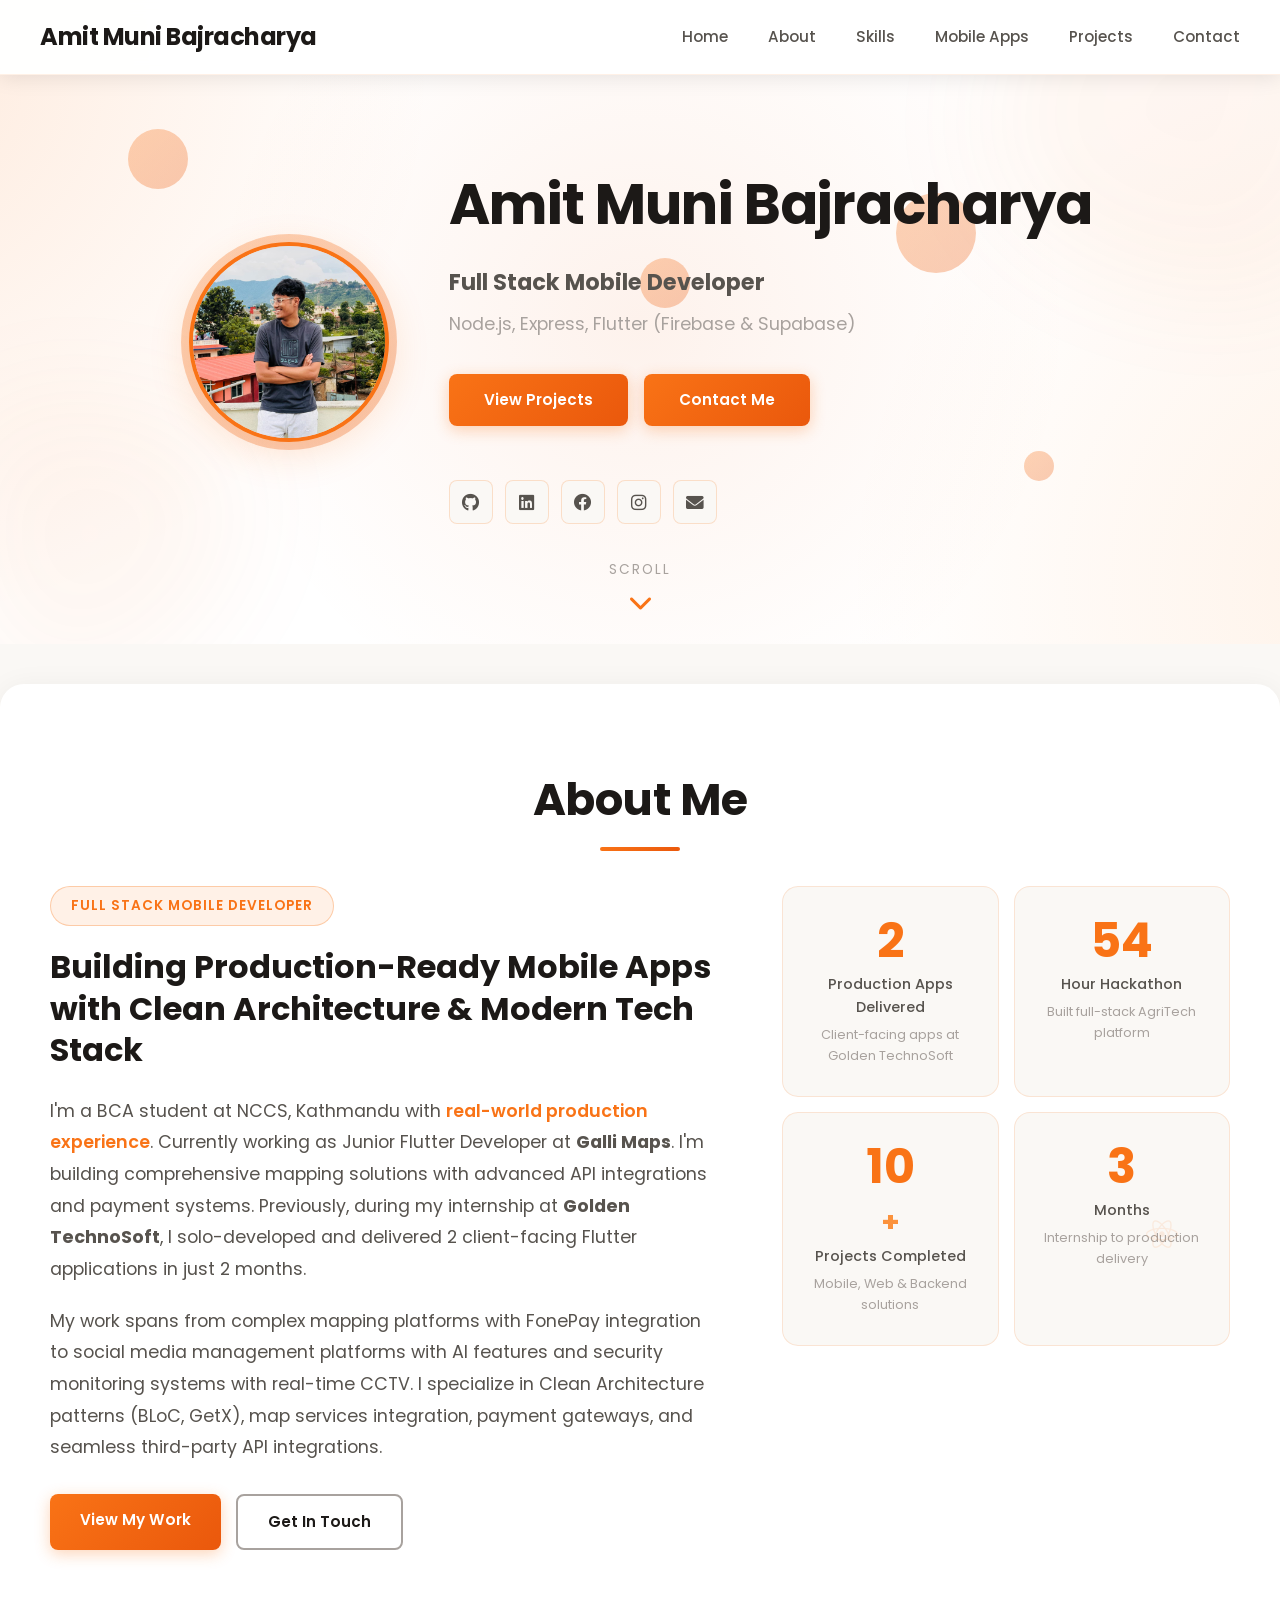
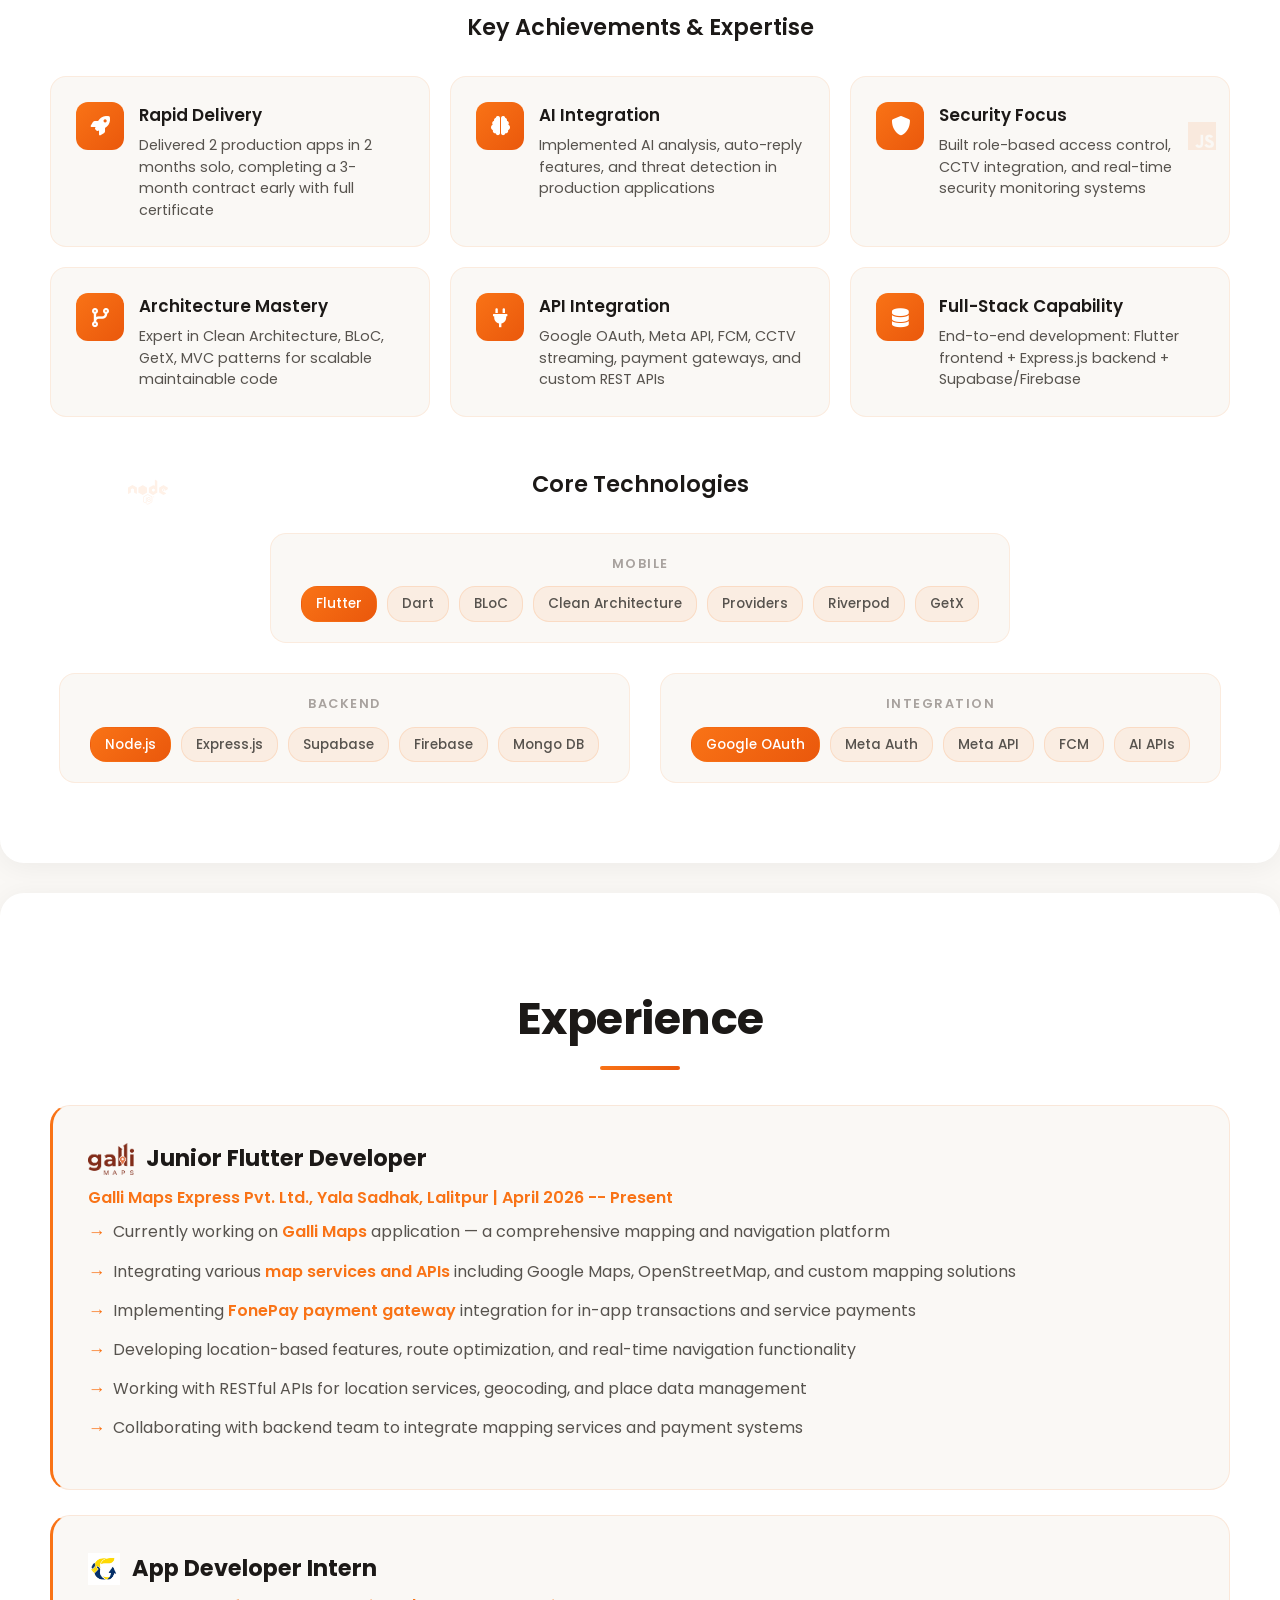
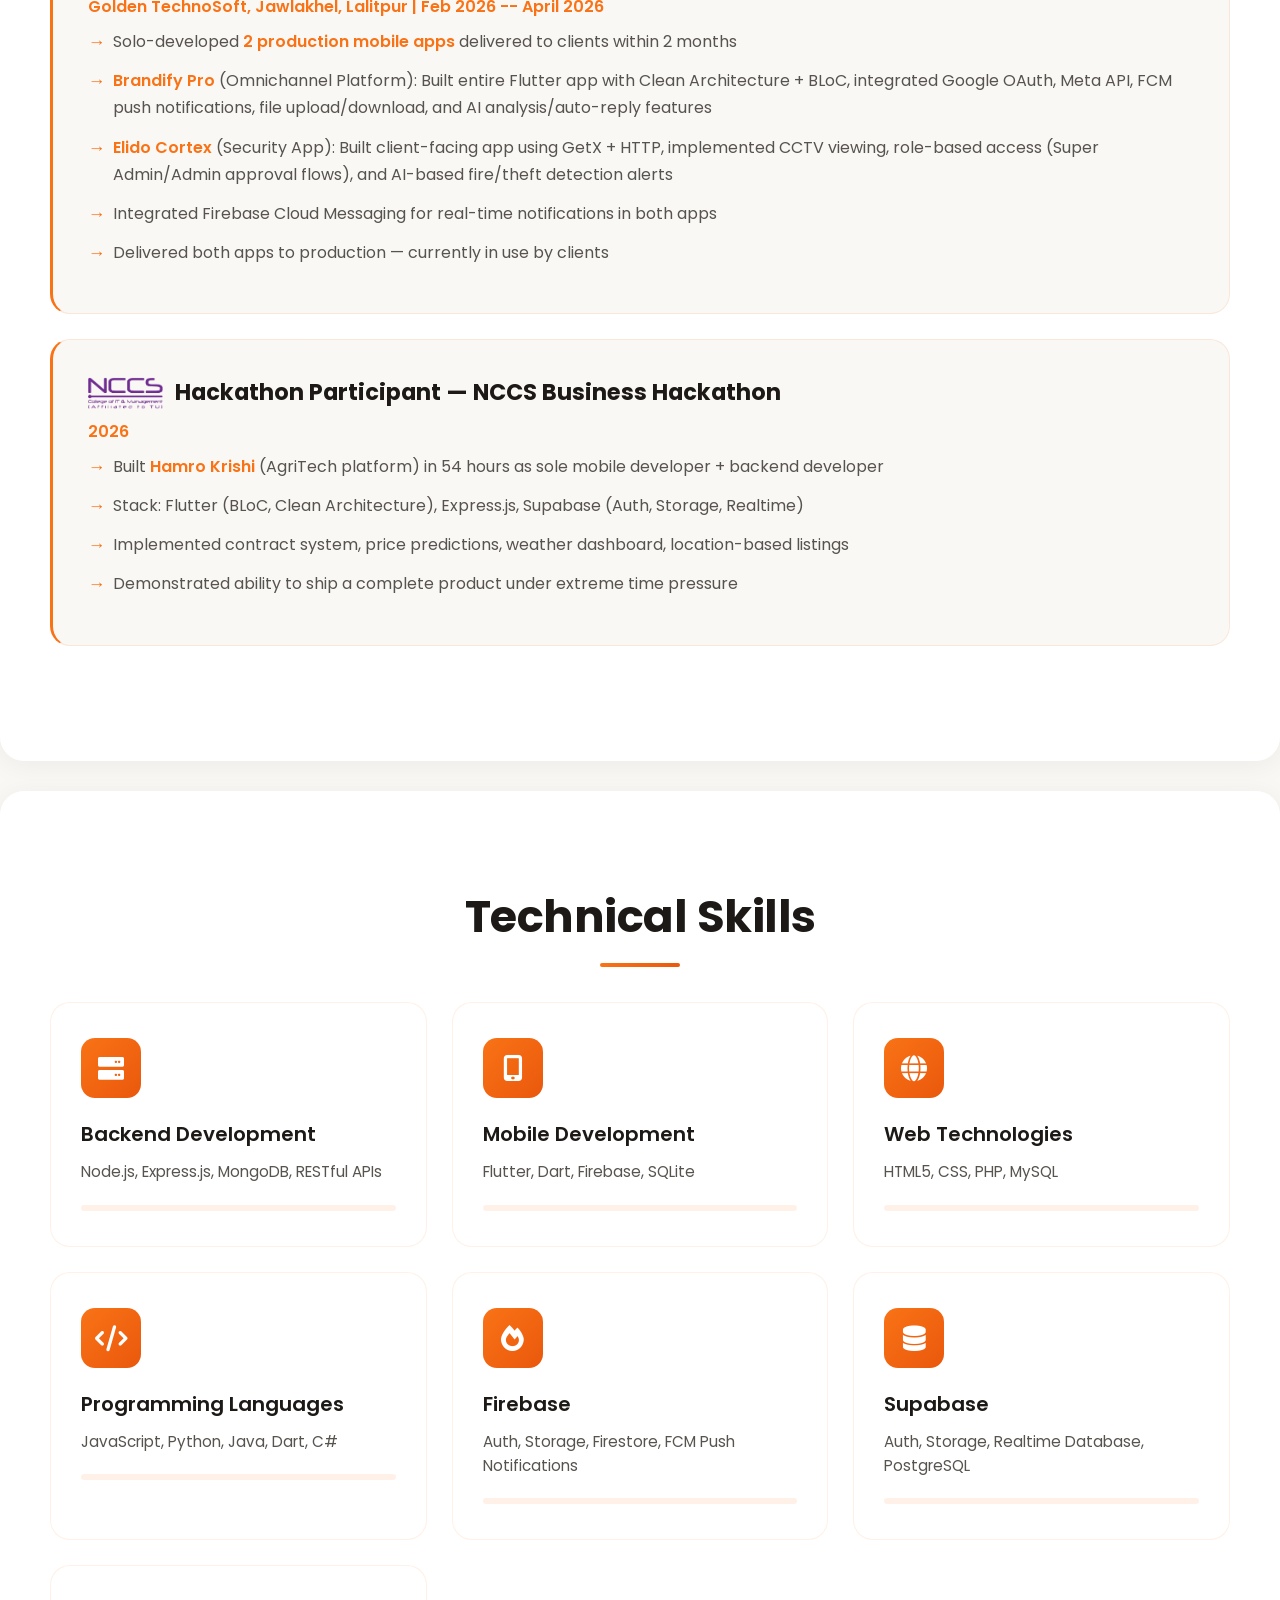
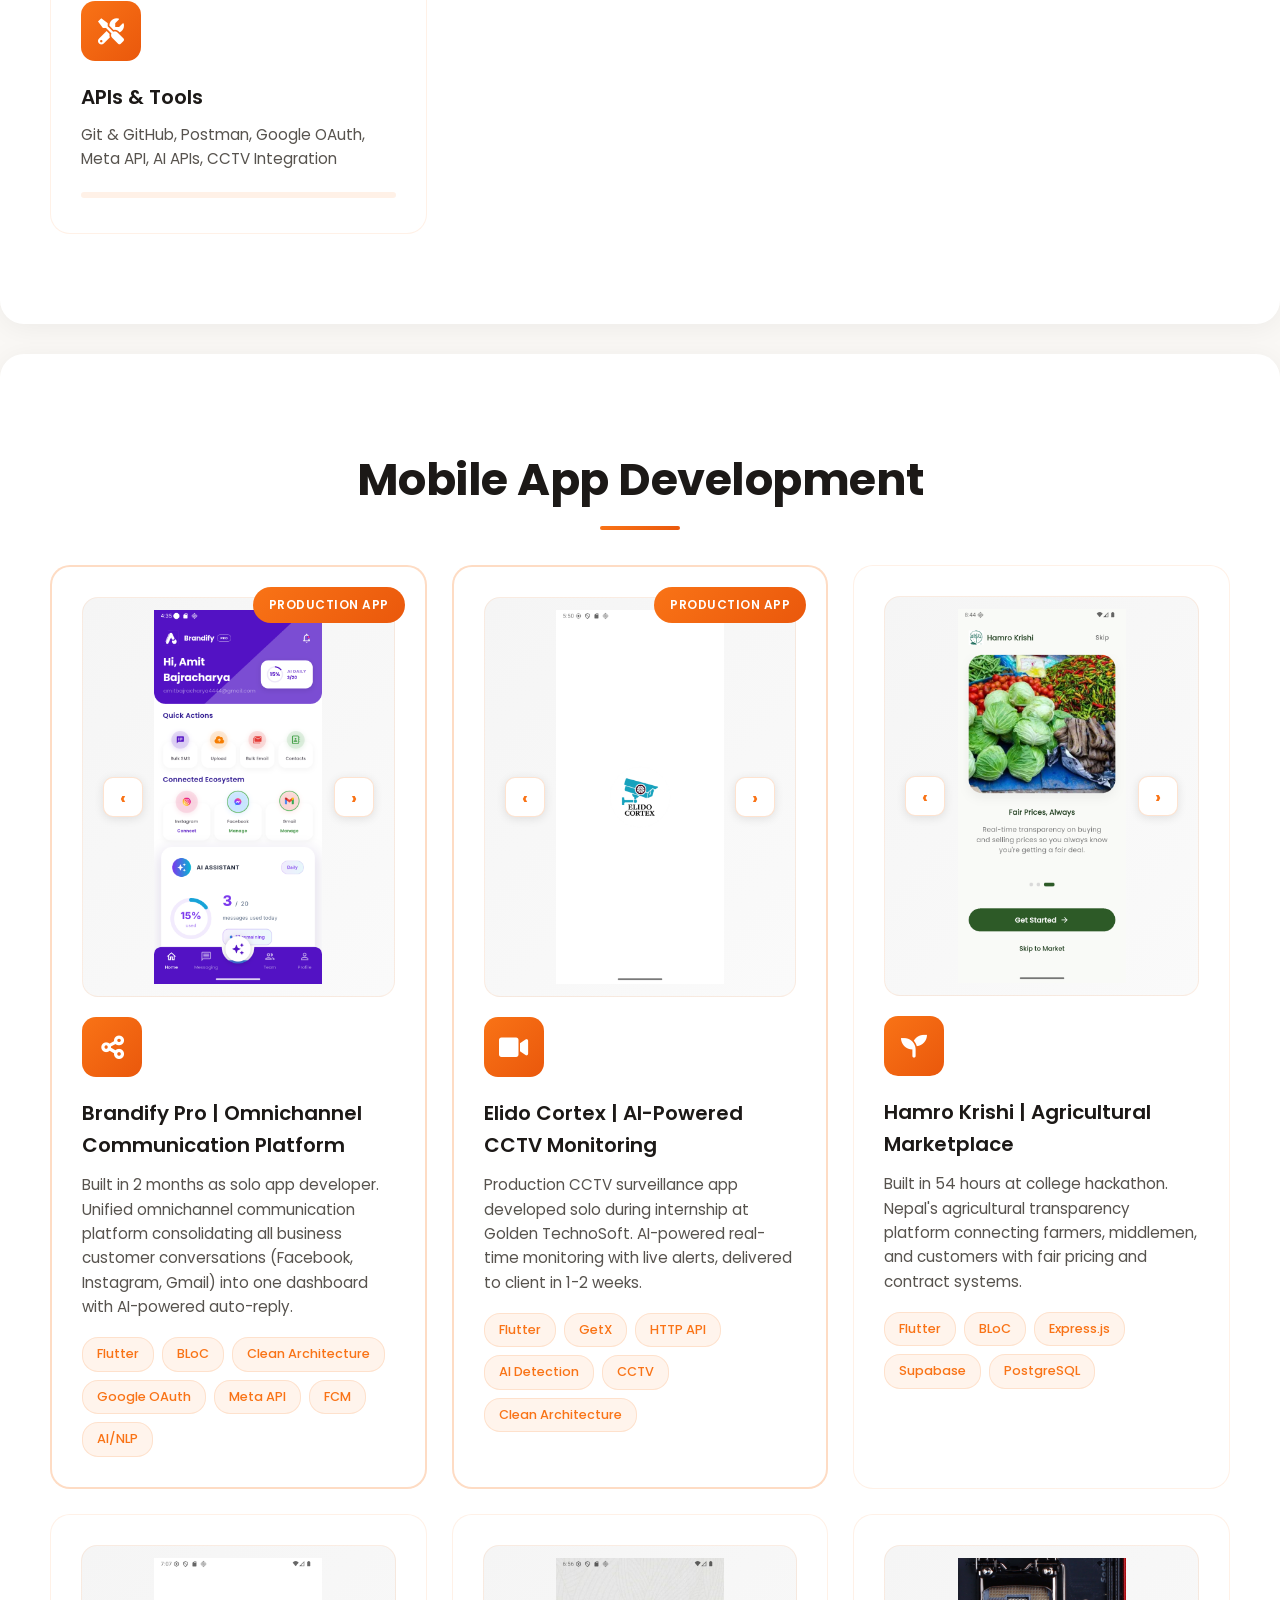
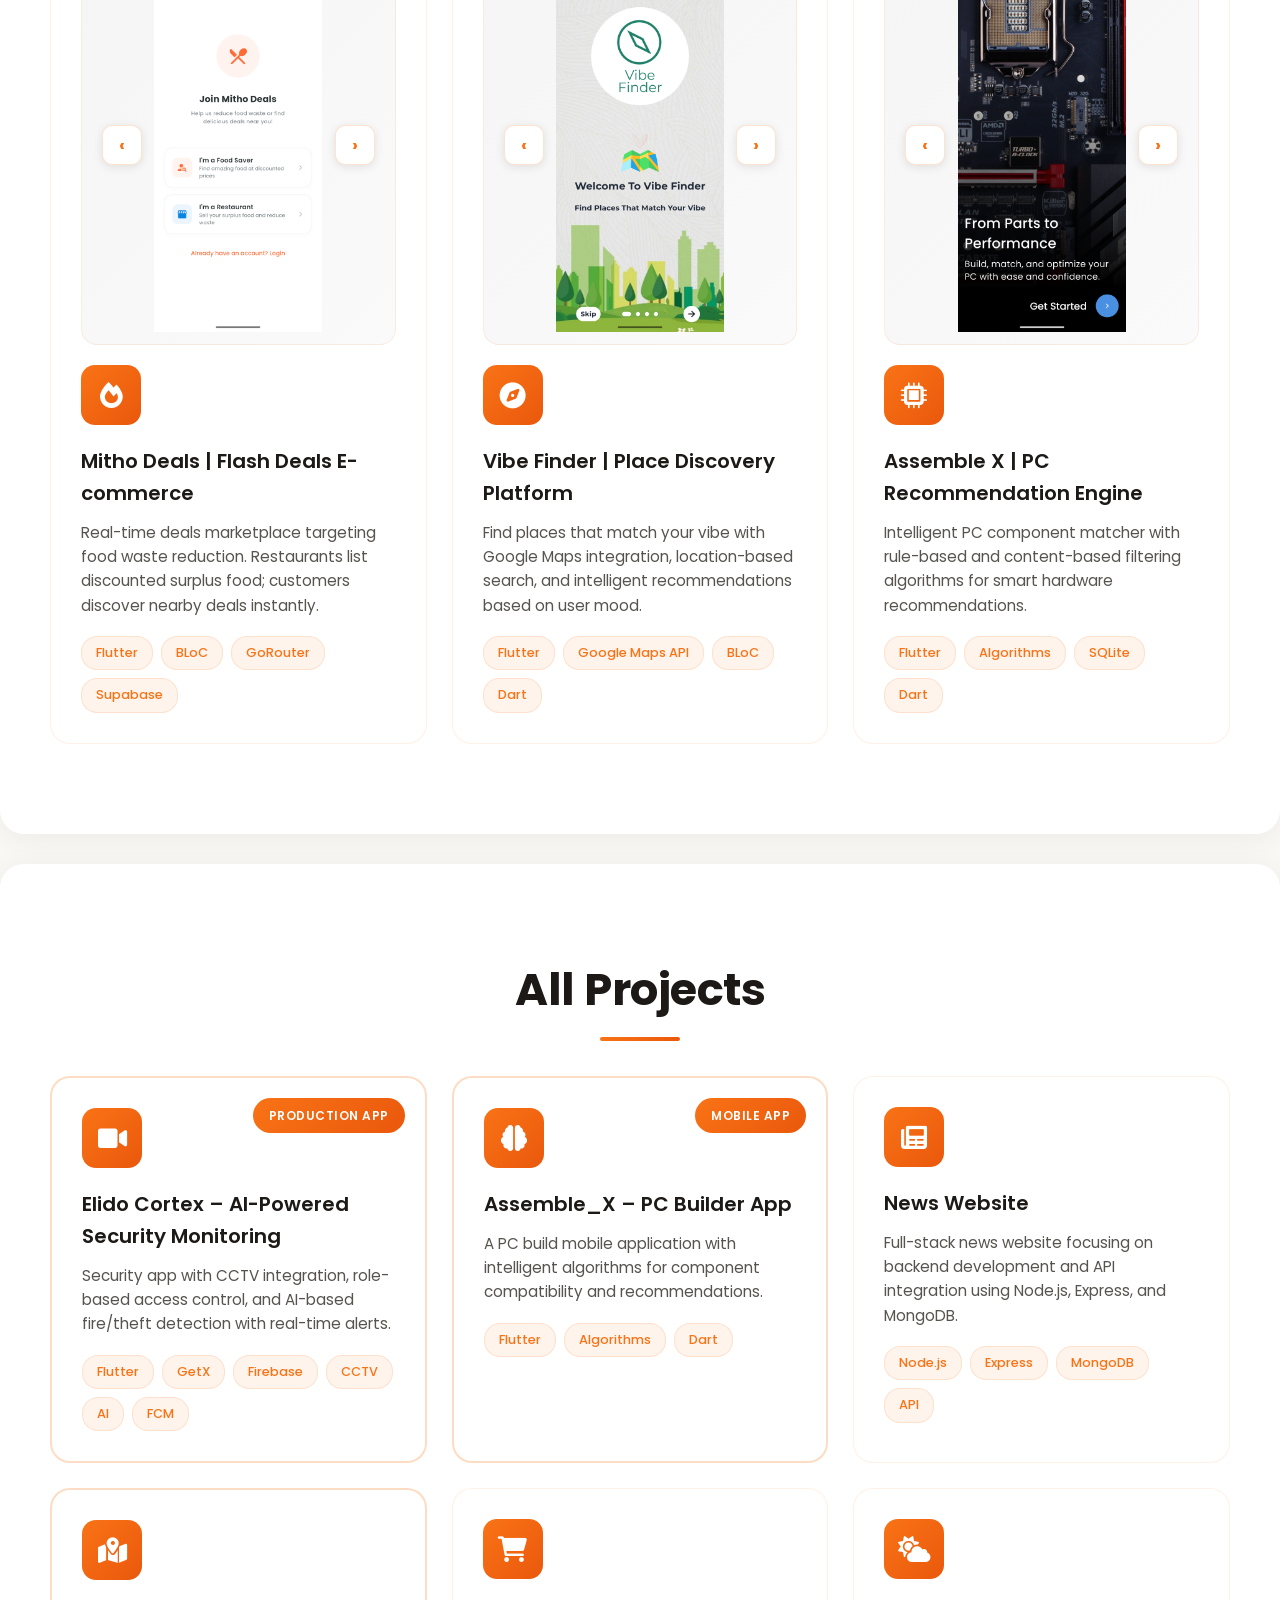
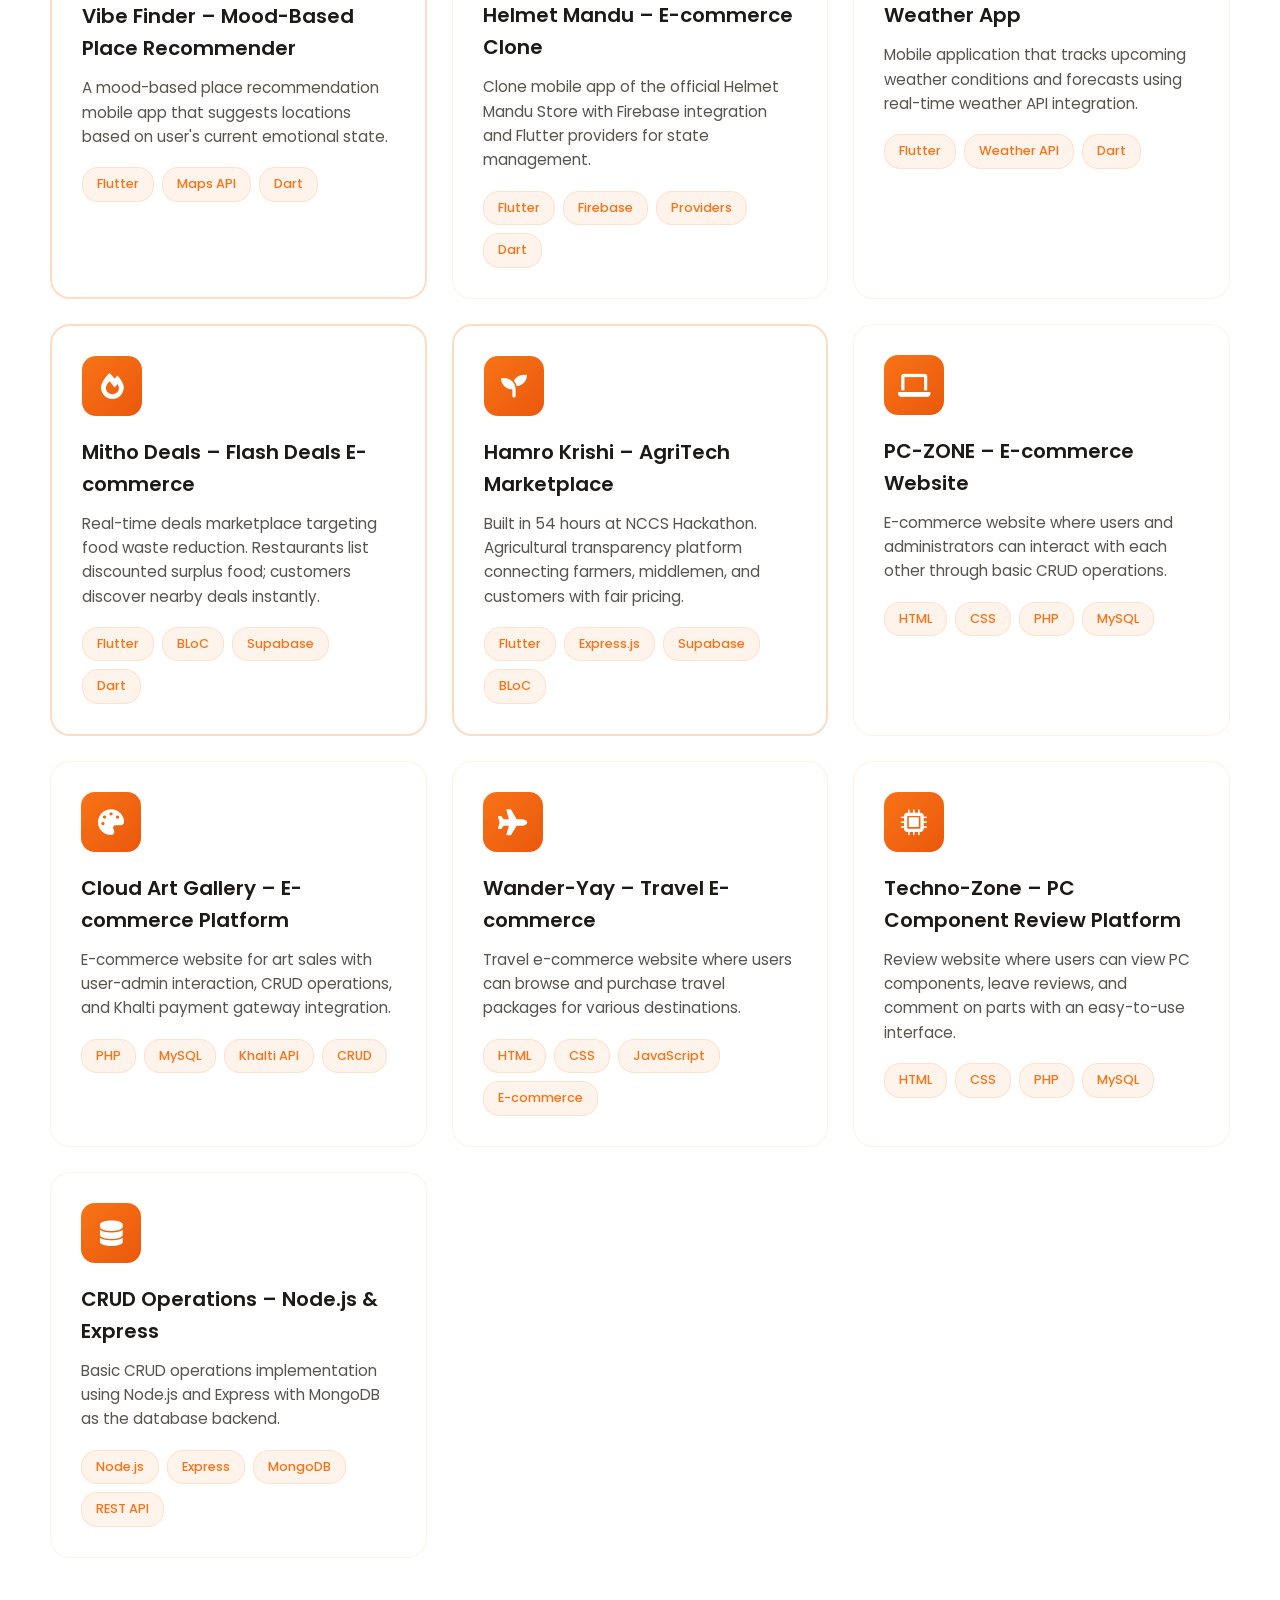
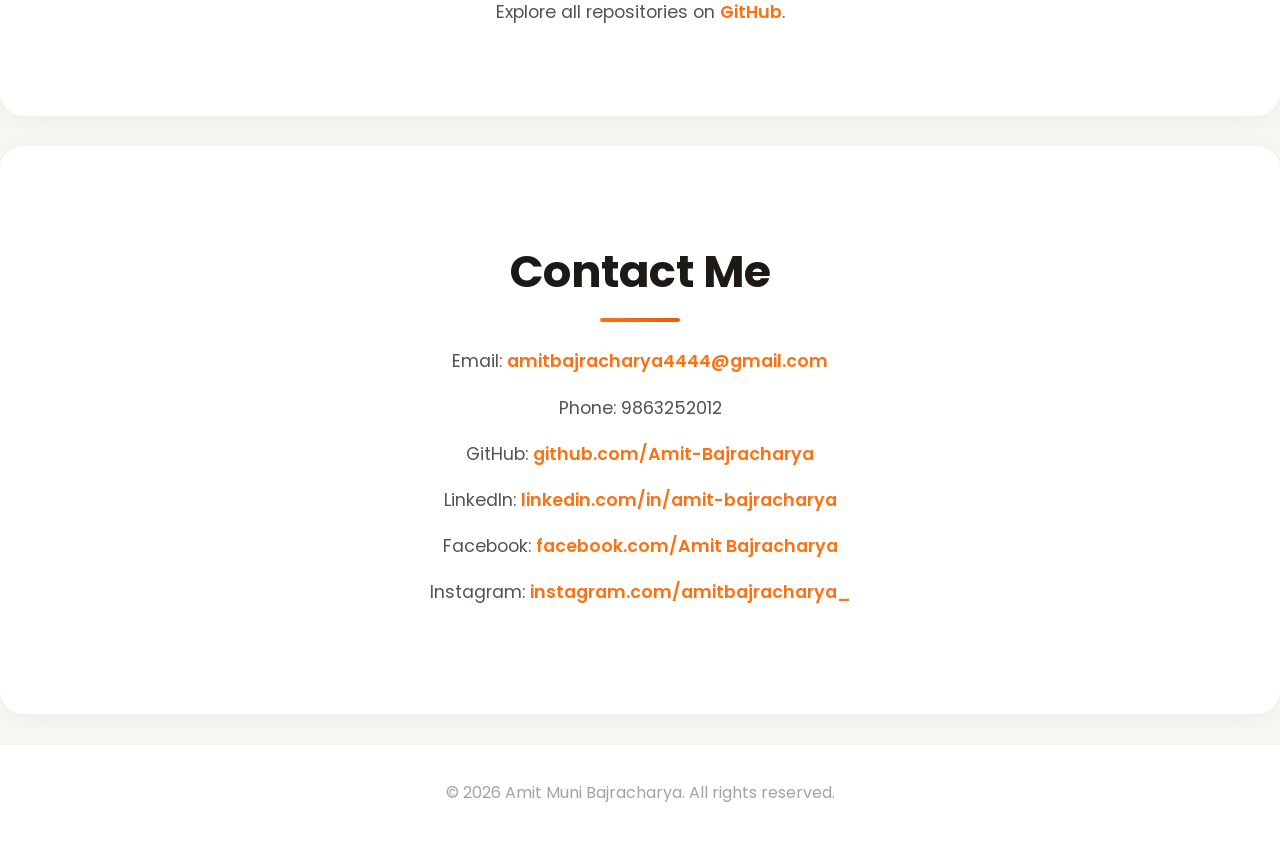
<file: index.html>
<!DOCTYPE html>
<html lang="en">
<head>
    <meta charset="UTF-8">
    <meta name="viewport" content="width=device-width, initial-scale=1.0">
    <title>Amit Muni Bajracharya</title>
    <link href="https://fonts.googleapis.com/css2?family=Poppins:wght@400;600;700&display=swap" rel="stylesheet">
    <link rel="stylesheet" href="styles.css">
    <link rel="stylesheet" href="https://cdnjs.cloudflare.com/ajax/libs/font-awesome/6.0.0/css/all.min.css">
    <link rel="icon" href="assets/helmets1.png" type="image/png">
</head>
<body>
    <!-- Bubble Animation Background -->
    <div class="bubbles-container">
        <div class="bubble"></div>
        <div class="bubble"></div>
        <div class="bubble"></div>
        <div class="bubble"></div>
        <div class="bubble"></div>
        <div class="bubble"></div>
        <div class="bubble"></div>
        <div class="bubble"></div>
    </div>

    <!-- Navigation -->
    <nav class="navbar">
        <div class="nav-container">
            <div class="nav-logo">Amit Muni Bajracharya</div>
            <ul class="nav-menu">
                <li><a href="#home" class="nav-link">Home</a></li>
                <li><a href="#about" class="nav-link">About</a></li>
                <li><a href="#skills" class="nav-link">Skills</a></li>
                <li><a href="#mobile-apps" class="nav-link">Mobile Apps</a></li>
                <li><a href="#projects" class="nav-link">Projects</a></li>
                <li><a href="#contact" class="nav-link">Contact</a></li>
            </ul>
            <div class="nav-toggle">
                <span></span>
                <span></span>
                <span></span>
            </div>
        </div>
    </nav>

    <!-- Header / Hero -->
    <header id="home">
        <!-- Morphing Background Shapes -->
        <div class="morphing-shape"></div>
        <div class="morphing-shape"></div>
        
        <!-- Floating Particles -->
        <div class="particles-container">
            <div class="particle"></div>
            <div class="particle"></div>
            <div class="particle"></div>
            <div class="particle"></div>
            <div class="particle"></div>
        </div>
        <div class="container">
            <div class="hero-content">
                <div class="profile-img-container">
                    <img src="profile.jpeg" alt="Amit Muni Bajracharya" class="profile-img">
                    <div class="profile-img-border"></div>
                </div>
                <div class="hero-text">
                    <h1 class="fade-in"><span>Amit Muni</span> Bajracharya</h1>
                    <p class="fade-in-delay"><b>Full Stack Mobile Developer</b></p>
                    <p class="fade-in-delay-2">Node.js, Express, Flutter (Firebase & Supabase)</p>
                    <div class="buttons fade-in-delay-3">
                        <a href="#projects" class="btn btn-primary">View Projects</a>
                        <a href="#contact" class="btn btn-secondary">Contact Me</a>
                    </div>
                    <div class="social-links fade-in-delay-4">
                        <a href="https://github.com/Amit-Bajracharya" target="_blank"><i class="fab fa-github"></i></a>
                        <a href="https://www.linkedin.com/in/amit-bajracharya-52b5b037b/" target="_blank"><i class="fab fa-linkedin"></i></a>
                        <a href="https://www.facebook.com/amit.vazzracharya/" target="_blank"><i class="fab fa-facebook"></i></a>
                        <a href="https://www.instagram.com/amitbajracharya_" target="_blank"><i class="fab fa-instagram"></i></a>
                        <a href="mailto:amitbajracharya4444@gmail.com"><i class="fas fa-envelope"></i></a>
                    </div>
                </div>
            </div>
        </div>
        
        <!-- Scroll Indicator -->
        <div class="scroll-indicator" onclick="document.getElementById('about').scrollIntoView({behavior: 'smooth'})">
            <span>Scroll</span>
            <i class="fas fa-chevron-down"></i>
        </div>
    </header>

    <!-- About Me -->
    <section id="about">
        <!-- Floating Tech Icons -->
        <i class="fab fa-flutter floating-icon"></i>
        <i class="fab fa-react floating-icon"></i>
        <i class="fab fa-node floating-icon"></i>
        <i class="fab fa-js floating-icon"></i>
        <h2 class="section-title">About Me</h2>
        <div class="about-wrapper">
            <div class="about-hero">
                <div class="about-intro-section">
                    <span class="about-tag">Full Stack Mobile Developer</span>
                    <h3 class="about-headline">Building Production-Ready Mobile Apps with Clean Architecture & Modern Tech Stack</h3>
                    <p class="about-bio">I'm a BCA student at NCCS, Kathmandu with <strong>real-world production experience</strong>. Currently working as Junior Flutter Developer at <b>Galli Maps</b>. I'm building comprehensive mapping solutions with advanced API integrations and payment systems. Previously, during my internship at <b>Golden TechnoSoft</b>, I solo-developed and delivered 2 client-facing Flutter applications in just 2 months.</p>
                    <p class="about-bio-secondary">My work spans from complex mapping platforms with FonePay integration to social media management platforms with AI features and security monitoring systems with real-time CCTV. I specialize in Clean Architecture patterns (BLoC, GetX), map services integration, payment gateways, and seamless third-party API integrations.</p>
                    <div class="about-cta">
                        <a href="#projects" class="btn-about">View My Work</a>
                        <a href="#contact" class="btn-about-outline">Get In Touch</a>
                    </div>
                </div>
                <div class="about-stats-panel">
                    <div class="stat-box">
                        <span class="stat-value" data-count="2">0</span>
                        <span class="stat-title">Production Apps Delivered</span>
                        <span class="stat-desc">Client-facing apps at Golden TechnoSoft</span>
                    </div>
                    <div class="stat-box">
                        <span class="stat-value" data-count="54">0</span>
                        <span class="stat-title">Hour Hackathon</span>
                        <span class="stat-desc">Built full-stack AgriTech platform</span>
                    </div>
                    <div class="stat-box">
                        <span class="stat-value" data-count="10">0</span>
                        <span class="stat-title-plus">+</span>
                        <span class="stat-title">Projects Completed</span>
                        <span class="stat-desc">Mobile, Web & Backend solutions</span>
                    </div>
                    <div class="stat-box">
                        <span class="stat-value">3</span>
                        <span class="stat-title">Months</span>
                        <span class="stat-desc">Internship to production delivery</span>
                    </div>
                </div>
            </div>
            
            <div class="about-achievements">
                <h4 class="achievements-title">Key Achievements & Expertise</h4>
                <div class="achievements-grid">
                    <div class="achievement-card">
                        <div class="achievement-icon">
                            <i class="fas fa-rocket"></i>
                        </div>
                        <div class="achievement-content">
                            <h5>Rapid Delivery</h5>
                            <p>Delivered 2 production apps in 2 months solo, completing a 3-month contract early with full certificate</p>
                        </div>
                    </div>
                    <div class="achievement-card">
                        <div class="achievement-icon">
                            <i class="fas fa-brain"></i>
                        </div>
                        <div class="achievement-content">
                            <h5>AI Integration</h5>
                            <p>Implemented AI analysis, auto-reply features, and threat detection in production applications</p>
                        </div>
                    </div>
                    <div class="achievement-card">
                        <div class="achievement-icon">
                            <i class="fas fa-shield-alt"></i>
                        </div>
                        <div class="achievement-content">
                            <h5>Security Focus</h5>
                            <p>Built role-based access control, CCTV integration, and real-time security monitoring systems</p>
                        </div>
                    </div>
                    <div class="achievement-card">
                        <div class="achievement-icon">
                            <i class="fas fa-code-branch"></i>
                        </div>
                        <div class="achievement-content">
                            <h5>Architecture Mastery</h5>
                            <p>Expert in Clean Architecture, BLoC, GetX, MVC patterns for scalable maintainable code</p>
                        </div>
                    </div>
                    <div class="achievement-card">
                        <div class="achievement-icon">
                            <i class="fas fa-plug"></i>
                        </div>
                        <div class="achievement-content">
                            <h5>API Integration</h5>
                            <p>Google OAuth, Meta API, FCM, CCTV streaming, payment gateways, and custom REST APIs</p>
                        </div>
                    </div>
                    <div class="achievement-card">
                        <div class="achievement-icon">
                            <i class="fas fa-database"></i>
                        </div>
                        <div class="achievement-content">
                            <h5>Full-Stack Capability</h5>
                            <p>End-to-end development: Flutter frontend + Express.js backend + Supabase/Firebase</p>
                        </div>
                    </div>
                </div>
            </div>
            
            <div class="about-tech-stack">
                <h4 class="tech-stack-title">Core Technologies</h4>
                <div class="tech-categories">
                    <div class="tech-category">
                        <span class="tech-cat-name">Mobile</span>
                        <div class="tech-items">
                            <span class="tech-item primary">Flutter</span>
                            <span class="tech-item">Dart</span>
                            <span class="tech-item">BLoC</span>
                              <span class="tech-item">Clean Architecture</span>
                                <span class="tech-item">Providers</span>
                                 <span class="tech-item">Riverpod</span>
                            <span class="tech-item">GetX</span>
                        </div>
                    </div>
                    <div class="tech-category">
                        <span class="tech-cat-name">Backend</span>
                        <div class="tech-items">
                            <span class="tech-item primary">Node.js</span>
                            <span class="tech-item">Express.js</span>
                            <span class="tech-item">Supabase</span>
                            <span class="tech-item">Firebase</span>
                             <span class="tech-item">Mongo DB</span>
                        </div>
                    </div>
                    <div class="tech-category">
                        <span class="tech-cat-name">Integration</span>
                        <div class="tech-items">
                            <span class="tech-item primary">Google OAuth</span>
                             <span class="tech-item">Meta Auth</span>
                            <span class="tech-item">Meta API</span>
                            <span class="tech-item">FCM</span>
                            <span class="tech-item">AI APIs</span>
                        </div>
                    </div>
                </div>
            </div>
        </div>
    </section>

    <!-- Experience -->
    <section id="experience">
        <h2 class="section-title">Experience</h2>
        <div class="experience-card">
            <div style="display: flex; align-items: center; gap: 12px; margin-bottom: 8px;">
                <img src="assets/galli.png" alt="Galli Maps" style="height: 32px; width: auto;">
                <h3 style="margin: 0;">Junior Flutter Developer</h3>
            </div>
            <p class="experience-company">Galli Maps Express Pvt. Ltd., Yala Sadhak, Lalitpur | April 2026 -- Present</p>
          
            <ul>
                <li>Currently working on <strong>Galli Maps</strong> application — a comprehensive mapping and navigation platform</li>
                <li>Integrating various <strong>map services and APIs</strong> including Google Maps, OpenStreetMap, and custom mapping solutions</li>
                <li>Implementing <strong>FonePay payment gateway</strong> integration for in-app transactions and service payments</li>
                <li>Developing location-based features, route optimization, and real-time navigation functionality</li>
                <li>Working with RESTful APIs for location services, geocoding, and place data management</li>
                <li>Collaborating with backend team to integrate mapping services and payment systems</li>
            </ul>
        </div>
        <div class="experience-card">
            <div style="display: flex; align-items: center; gap: 12px; margin-bottom: 8px;">
                <img src="assets/golden.png" alt="Golden TechnoSoft" style="height: 32px; width: auto;">
                <h3 style="margin: 0;">App Developer Intern</h3>
            </div>
            <p class="experience-company">Golden TechnoSoft, Jawlakhel, Lalitpur | Feb 2026 -- April 2026</p>
          
            <ul>
                <li>Solo-developed <strong>2 production mobile apps</strong> delivered to clients within 2 months</li>
                <li><strong>Brandify Pro</strong> (Omnichannel Platform): Built entire Flutter app with Clean Architecture + BLoC, integrated Google OAuth, Meta API, FCM push notifications, file upload/download, and AI analysis/auto-reply features</li>
                <li><strong>Elido Cortex</strong> (Security App): Built client-facing app using GetX + HTTP, implemented CCTV viewing, role-based access (Super Admin/Admin approval flows), and AI-based fire/theft detection alerts</li>
                <li>Integrated Firebase Cloud Messaging for real-time notifications in both apps</li>
                <li>Delivered both apps to production — currently in use by clients</li>
            </ul>
        </div>
        <div class="experience-card">
            <div style="display: flex; align-items: center; gap: 12px; margin-bottom: 8px;">
                <img src="assets/nccs.png" alt="NCCS" style="height: 32px; width: auto;">
                <h3 style="margin: 0;">Hackathon Participant — NCCS Business Hackathon</h3>
            </div>
            <p class="experience-company">2026</p>
            <ul>
                <li>Built <strong>Hamro Krishi</strong> (AgriTech platform) in 54 hours as sole mobile developer + backend developer</li>
                <li>Stack: Flutter (BLoC, Clean Architecture), Express.js, Supabase (Auth, Storage, Realtime)</li>
                <li>Implemented contract system, price predictions, weather dashboard, location-based listings</li>
                <li>Demonstrated ability to ship a complete product under extreme time pressure</li>
            </ul>
        </div>
    </section>

    <!-- Skills -->
    <section id="skills">
        <h2 class="section-title">Technical Skills</h2>
        <div class="skills-grid">
            <div class="skill-card">
                <div class="skill-icon">
                    <i class="fas fa-server"></i>
                </div>
                <h3>Backend Development</h3>
                <p>Node.js, Express.js, MongoDB, RESTful APIs</p>
                <div class="skill-bar">
                    <div class="skill-progress" data-skill="90"></div>
                </div>
            </div>
            <div class="skill-card">
                <div class="skill-icon">
                    <i class="fas fa-mobile-alt"></i>
                </div>
                <h3>Mobile Development</h3>
                <p>Flutter, Dart, Firebase, SQLite</p>
                <div class="skill-bar">
                    <div class="skill-progress" data-skill="85"></div>
                </div>
            </div>
            <div class="skill-card">
                <div class="skill-icon">
                    <i class="fas fa-globe"></i>
                </div>
                <h3>Web Technologies</h3>
                <p>HTML5, CSS, PHP, MySQL</p>
                <div class="skill-bar">
                    <div class="skill-progress" data-skill="80"></div>
                </div>
            </div>
            <div class="skill-card">
                <div class="skill-icon">
                    <i class="fas fa-code"></i>
                </div>
                <h3>Programming Languages</h3>
                <p>JavaScript, Python, Java, Dart, C#</p>
                <div class="skill-bar">
                    <div class="skill-progress" data-skill="85"></div>
                </div>
            </div>
            <div class="skill-card">
                <div class="skill-icon">
                    <i class="fas fa-fire"></i>
                </div>
                <h3>Firebase</h3>
                <p>Auth, Storage, Firestore, FCM Push Notifications</p>
                <div class="skill-bar">
                    <div class="skill-progress" data-skill="90"></div>
                </div>
            </div>
            <div class="skill-card">
                <div class="skill-icon">
                    <i class="fas fa-database"></i>
                </div>
                <h3>Supabase</h3>
                <p>Auth, Storage, Realtime Database, PostgreSQL</p>
                <div class="skill-bar">
                    <div class="skill-progress" data-skill="88"></div>
                </div>
            </div>
            <div class="skill-card">
                <div class="skill-icon">
                    <i class="fas fa-tools"></i>
                </div>
                <h3>APIs & Tools</h3>
                <p>Git & GitHub, Postman, Google OAuth, Meta API, AI APIs, CCTV Integration</p>
                <div class="skill-bar">
                    <div class="skill-progress" data-skill="88"></div>
                </div>
            </div>
        </div>
    </section>

    <!-- Mobile App Development -->
    <section id="mobile-apps">
        <h2 class="section-title">Mobile App Development</h2>
        <div class="projects-grid">
            <!-- Brandify Pro - Production App -->
            <div class="project-card featured" onclick="toggleProjectDetails(this)">
                <div class="project-badge">Production App</div>
                <div class="project-slider">
                    <div class="slider-container">
                         <img src="assets/brandify/0.png" class="slide-image active" alt="Brandify Pro">
                        <img src="assets/brandify/1.png" class="slide-image " alt="Brandify Pro">
                        <img src="assets/brandify/2.png" class="slide-image" alt="Brandify Pro">
                        <img src="assets/brandify/3.png" class="slide-image" alt="Brandify Pro">
                        <img src="assets/brandify/4.png" class="slide-image" alt="Brandify Pro">
                        <img src="assets/brandify/5.png" class="slide-image" alt="Brandify Pro">
                        <img src="assets/brandify/6.png" class="slide-image" alt="Brandify Pro">
                        <img src="assets/brandify/7.png" class="slide-image" alt="Brandify Pro">
                        <img src="assets/brandify/8.png" class="slide-image" alt="Brandify Pro">
                        <img src="assets/brandify/9.png" class="slide-image" alt="Brandify Pro">
                        <img src="assets/brandify/10.png" class="slide-image" alt="Brandify Pro">
                        <img src="assets/brandify/11.png" class="slide-image" alt="Brandify Pro">
                        <img src="assets/brandify/12.png" class="slide-image" alt="Brandify Pro">
                        <img src="assets/brandify/13.png" class="slide-image" alt="Brandify Pro">
                        <img src="assets/brandify/14.png" class="slide-image" alt="Brandify Pro">
                        <img src="assets/brandify/15.png" class="slide-image" alt="Brandify Pro">
                        <img src="assets/brandify/16.png" class="slide-image" alt="Brandify Pro">
                    </div>
                    <div class="slider-controls">
                        <button class="slider-btn prev" onclick="changeSlide(event, this, -1)">‹</button>
                        <button class="slider-btn next" onclick="changeSlide(event, this, 1)">›</button>
                    </div>
                </div>
                <div class="project-icon">
                    <i class="fas fa-share-nodes"></i>
                </div>
                <h3>Brandify Pro | Omnichannel Communication Platform</h3>
                <p>Built in 2 months as solo app developer. Unified omnichannel communication platform consolidating all business customer conversations (Facebook, Instagram, Gmail) into one dashboard with AI-powered auto-reply.</p>
                <div class="project-details" style="display: none;">
                    <ul>
                        <li><strong>Omnichannel Chat Dashboard:</strong> Facebook + Instagram + Gmail unified in one interface</li>
                        <li><strong>Bulk SMS & Bulk Email Campaigns:</strong> Send marketing campaigns at scale</li>
                        <li><strong>AI-Powered Auto-Reply:</strong> AI drafts responses, humans approve before sending</li>
                        <li><strong>Organization & Team Management:</strong> Role-based access control for teams</li>
                        <li><strong>WebView Integration:</strong> Seamless platform connections</li>
                        <li><strong>Real-Time Notifications:</strong> FCM with instant push alerts</li>
                        <li><strong>Deep Linking:</strong> Direct conversation access from notifications</li>
                        <li><strong>Subscription Model:</strong> Multiple pricing tiers for different business sizes</li>
                        <li><strong>Tech Stack:</strong> Flutter | BLoC | Clean Architecture | Repository Pattern | App Router</li>
                        <li><strong>API Integration:</strong> DIO with interceptors, error handling, retry logic</li>
                        <li><strong>OAuth:</strong> Google OAuth 2.0 | Meta API | Secure token management</li>
                        <li><strong>Messaging:</strong> Firebase Cloud Messaging | Push Notifications | Deep Linking</li>
                        <li><strong>AI Integration:</strong> NLP | Context-aware responses | Sentiment Analysis</li>
                        <li><strong>Status:</strong> Production-ready SaaS platform generating revenue</li>
                    </ul>
                </div>
                <div class="project-tech">
                    <span>Flutter</span>
                    <span>BLoC</span>
                    <span>Clean Architecture</span>
                    <span>Google OAuth</span>
                    <span>Meta API</span>
                    <span>FCM</span>
                    <span>AI/NLP</span>
                </div>
            </div>

            <!-- Elido Cortex - Production CCTV App -->
            <div class="project-card featured" onclick="toggleProjectDetails(this)">
                <div class="project-badge">Production App</div>
                <div class="project-slider">
                    <div class="slider-container">
                        <img src="assets/cctv/01.png" class="slide-image active" alt="Elido Cortex">
                        <img src="assets/cctv/0.png" class="slide-image" alt="Elido Cortex">
                        <img src="assets/cctv/1.png" class="slide-image" alt="Elido Cortex">
                        <img src="assets/cctv/2.png" class="slide-image" alt="Elido Cortex">
                        <img src="assets/cctv/3.png" class="slide-image" alt="Elido Cortex">
                        <img src="assets/cctv/4.png" class="slide-image" alt="Elido Cortex">
                        <img src="assets/cctv/5.png" class="slide-image" alt="Elido Cortex">
                        <img src="assets/cctv/6.png" class="slide-image" alt="Elido Cortex">
                        <img src="assets/cctv/7.png" class="slide-image" alt="Elido Cortex">
                        <img src="assets/cctv/8.png" class="slide-image" alt="Elido Cortex">
                        <img src="assets/cctv/9.png" class="slide-image" alt="Elido Cortex">
                        <img src="assets/cctv/10.png" class="slide-image" alt="Elido Cortex">
                        <img src="assets/cctv/11.png" class="slide-image" alt="Elido Cortex">
                        <img src="assets/cctv/12.png" class="slide-image" alt="Elido Cortex">
                        <img src="assets/cctv/13.png" class="slide-image" alt="Elido Cortex">
                       
                    </div>
                    <div class="slider-controls">
                        <button class="slider-btn prev" onclick="changeSlide(event, this, -1)">‹</button>
                        <button class="slider-btn next" onclick="changeSlide(event, this, 1)">›</button>
                    </div>
                </div>
                <div class="project-icon">
                    <i class="fas fa-video"></i>
                </div>
                <h3>Elido Cortex | AI-Powered CCTV Monitoring</h3>
                <p>Production CCTV surveillance app developed solo during internship at Golden TechnoSoft. AI-powered real-time monitoring with live alerts, delivered to client in 1-2 weeks.</p>
                <div class="project-details" style="display: none;">
                    <ul>
                        <li><strong>AI-based detections:</strong> Fire detection, Crowd detection (5+ people), Group alerts, Animal detection, Vehicle detection, General object detection, Theft detection (office hour violations), Robbery alerts</li>
                        <li><strong>Live Alerts:</strong> Real-time push notifications instantly when any detection occurs</li>
                        <li><strong>Multiple camera support:</strong> Users can monitor multiple CCTV cameras per account</li>
                        <li><strong>Super Admin approval system:</strong> New users register → request goes to super_admin → access granted only after approval</li>
                        <li><strong>Office time configuration:</strong> Auto-theft flagging for after-hours entries</li>
                        <li><strong>Configurable thresholds:</strong> Crowd detection limits customizable per client needs</li>
                        <li><strong>Tech Stack:</strong> Flutter + HTTP package for API integration, GetX for state management, Clean Architecture for maintainable code</li>
                        <li><strong>Status:</strong> Delivered to client and fully functional in production</li>
                    </ul>
                </div>
                <div class="project-tech">
                    <span>Flutter</span>
                    <span>GetX</span>
                    <span>HTTP API</span>
                    <span>AI Detection</span>
                    <span>CCTV</span>
                    <span>Clean Architecture</span>
                </div>
            </div>

            <!-- Hamro Krishi -->
            <div class="project-card" onclick="toggleProjectDetails(this)">
                <div class="project-slider">
                    <div class="slider-container">
                        <img src="assets/hamro_krishi/0.png" class="slide-image active" alt="Hamro Krishi">
                        <img src="assets/hamro_krishi/1.png" class="slide-image" alt="Hamro Krishi">
                        <img src="assets/hamro_krishi/2.png" class="slide-image" alt="Hamro Krishi">
                        <img src="assets/hamro_krishi/3.png" class="slide-image" alt="Hamro Krishi">
                        <img src="assets/hamro_krishi/4.png" class="slide-image" alt="Hamro Krishi">
                        <img src="assets/hamro_krishi/5.png" class="slide-image" alt="Hamro Krishi">
                        <img src="assets/hamro_krishi/6.png" class="slide-image" alt="Hamro Krishi">
                        <img src="assets/hamro_krishi/7.png" class="slide-image" alt="Hamro Krishi">
                        <img src="assets/hamro_krishi/8.png" class="slide-image" alt="Hamro Krishi">
                        <img src="assets/hamro_krishi/9.png" class="slide-image" alt="Hamro Krishi">
                    </div>
                    <div class="slider-controls">
                        <button class="slider-btn prev" onclick="changeSlide(event, this, -1)">‹</button>
                        <button class="slider-btn next" onclick="changeSlide(event, this, 1)">›</button>
                    </div>
                </div>
                <div class="project-icon">
                    <i class="fas fa-seedling"></i>
                </div>
                <h3>Hamro Krishi | Agricultural Marketplace</h3>
                <p>Built in 54 hours at college hackathon. Nepal's agricultural transparency platform connecting farmers, middlemen, and customers with fair pricing and contract systems.</p>
                <div class="project-details" style="display: none;">
                    <ul>
                        <li>Contract system — middlemen and farmers form agreements with pre-agreed prices</li>
                        <li>Price transparency — customers see exactly where their money goes</li>
                        <li>Smart listings — goods discoverable by price and location</li>
                        <li>Market price predictions — fair price visibility for all parties</li>
                        <li>Weather dashboard — integrated weather data affecting crop prices</li>
                        <li>Flutter (BLoC · GoRouter · Freezed · Dio) with Clean Architecture</li>
                        <li>Express.js + Supabase (PostgreSQL + Storage) backend</li>
                        <li>Full-stack development — designed UI, built APIs, Supabase integration</li>
                    </ul>
                </div>
                <div class="project-tech">
                    <span>Flutter</span>
                    <span>BLoC</span>
                    <span>Express.js</span>
                    <span>Supabase</span>
                    <span>PostgreSQL</span>
                </div>
            </div>

            <!-- Mitho Deals -->
            <div class="project-card" onclick="toggleProjectDetails(this)">
                <div class="project-slider">
                    <div class="slider-container">
                        <img src="assets/mitho_deals/0.png" class="slide-image active" alt="Mitho Deals">
                        <img src="assets/mitho_deals/1.png" class="slide-image" alt="Mitho Deals">
                        <img src="assets/mitho_deals/2.png" class="slide-image" alt="Mitho Deals">
                    </div>
                    <div class="slider-controls">
                        <button class="slider-btn prev" onclick="changeSlide(event, this, -1)">‹</button>
                        <button class="slider-btn next" onclick="changeSlide(event, this, 1)">›</button>
                    </div>
                </div>
                <div class="project-icon">
                    <i class="fas fa-fire"></i>
                </div>
                <h3>Mitho Deals | Flash Deals E-commerce</h3>
                <p>Real-time deals marketplace targeting food waste reduction. Restaurants list discounted surplus food; customers discover nearby deals instantly.</p>
                <div class="project-details" style="display: none;">
                    <ul>
                        <li>Restaurant portal for listing discounted surplus food items</li>
                        <li>Location-based deal discovery for customers</li>
                        <li>Real-time updates and inventory management</li>
                        <li>User authentication and order tracking</li>
                        <li>BLoC state management with Clean Architecture</li>
                        <li>GoRouter navigation and Supabase backend</li>
                    </ul>
                </div>
                <div class="project-tech">
                    <span>Flutter</span>
                    <span>BLoC</span>
                    <span>GoRouter</span>
                    <span>Supabase</span>
                </div>
            </div>

            <!-- Vibe Finder -->
            <div class="project-card" onclick="toggleProjectDetails(this)">
                <div class="project-slider">
                    <div class="slider-container">
                        <img src="assets/vibe_finder/0.png" class="slide-image active" alt="Vibe Finder">
                        <img src="assets/vibe_finder/1.png" class="slide-image" alt="Vibe Finder">
                        <img src="assets/vibe_finder/2.png" class="slide-image" alt="Vibe Finder">
                    </div>
                    <div class="slider-controls">
                        <button class="slider-btn prev" onclick="changeSlide(event, this, -1)">‹</button>
                        <button class="slider-btn next" onclick="changeSlide(event, this, 1)">›</button>
                    </div>
                </div>
                <div class="project-icon">
                    <i class="fas fa-compass"></i>
                </div>
                <h3>Vibe Finder | Place Discovery Platform</h3>
                <p>Find places that match your vibe with Google Maps integration, location-based search, and intelligent recommendations based on user mood.</p>
                <div class="project-details" style="display: none;">
                    <ul>
                        <li>Google Maps integration with location-based search</li>
                        <li>Mood-based place recommendations</li>
                        <li>Clean Architecture with BLoC pattern</li>
                        <li>Modern UI/UX with Flutter</li>
                        <li>Weather and context-aware suggestions</li>
                    </ul>
                </div>
                <div class="project-tech">
                    <span>Flutter</span>
                    <span>Google Maps API</span>
                    <span>BLoC</span>
                    <span>Dart</span>
                </div>
            </div>

            <!-- Assemble X -->
            <div class="project-card" onclick="toggleProjectDetails(this)">
                <div class="project-slider">
                    <div class="slider-container">
                        <img src="assets/assemble_x/0.png" class="slide-image active" alt="Assemble X">
                        <img src="assets/assemble_x/1.png" class="slide-image" alt="Assemble X">
                        <img src="assets/assemble_x/2.png" class="slide-image" alt="Assemble X">
                        <img src="assets/assemble_x/3.png" class="slide-image" alt="Assemble X">
                    </div>
                    <div class="slider-controls">
                        <button class="slider-btn prev" onclick="changeSlide(event, this, -1)">‹</button>
                        <button class="slider-btn next" onclick="changeSlide(event, this, 1)">›</button>
                    </div>
                </div>
                <div class="project-icon">
                    <i class="fas fa-microchip"></i>
                </div>
                <h3>Assemble X | PC Recommendation Engine</h3>
                <p>Intelligent PC component matcher with rule-based and content-based filtering algorithms for smart hardware recommendations.</p>
                <div class="project-details" style="display: none;">
                    <ul>
                        <li>Rule-based + content-based filtering algorithms</li>
                        <li>PC component compatibility checking</li>
                        <li>Smart recommendations based on user requirements</li>
                        <li>SQLite local database for offline functionality</li>
                        <li>Real-time price comparison features</li>
                        <li>Clean Architecture with BLoC pattern</li>
                    </ul>
                </div>
                <div class="project-tech">
                    <span>Flutter</span>
                    <span>Algorithms</span>
                    <span>SQLite</span>
                    <span>Dart</span>
                </div>
            </div>
        </div>
    </section>

    <!-- Projects -->
    <section id="projects">
        <h2 class="section-title">All Projects</h2>
        <div class="projects-grid">
            <!-- Elido Cortex - Production App -->
            <div class="project-card featured" onclick="toggleProjectDetails(this)">
                <div class="project-badge">Production App</div>
                <div class="project-icon">
                    <i class="fas fa-video"></i>
                </div>
                <h3>Elido Cortex – AI-Powered Security Monitoring</h3>
                <p>Security app with CCTV integration, role-based access control, and AI-based fire/theft detection with real-time alerts.</p>
                <div class="project-details" style="display: none;">
                    <ul>
                        <li>Built client-facing security app using GetX + HTTP</li>
                        <li>Implemented CCTV live viewing within mobile app</li>
                        <li>Created role-based access control (Super Admin, Admin with approval workflows)</li>
                        <li>Integrated AI detection for fire, theft, and unusual activity alerts</li>
                        <li>Added FCM push notifications for real-time security alerts</li>
                        <li>Delivered to client — currently in production use</li>
                    </ul>
                </div>
                <div class="project-tech">
                    <span>Flutter</span>
                    <span>GetX</span>
                    <span>Firebase</span>
                    <span>CCTV</span>
                    <span>AI</span>
                    <span>FCM</span>
                </div>
            </div>

            <div class="project-card featured" onclick="toggleProjectDetails(this)">
                <div class="project-badge">Mobile App</div>
                <div class="project-icon">
                    <i class="fas fa-brain"></i>
                </div>
                <h3>Assemble_X – PC Builder App</h3>
                <p>A PC build mobile application with intelligent algorithms for component compatibility and recommendations.</p>
                <div class="project-details" style="display: none;">
                    <ul>
                        <li>Intelligent algorithm for PC component compatibility checking</li>
                        <li>Component recommendation system based on user requirements</li>
                        <li>Mobile-first design with Flutter framework</li>
                        <li>Real-time price comparison and availability tracking</li>
                    </ul>
                </div>
                <div class="project-tech">
                    <span>Flutter</span>
                    <span>Algorithms</span>
                    <span>Dart</span>
                </div>
            </div>
            <div class="project-card" onclick="toggleProjectDetails(this)">
                <div class="project-icon">
                    <i class="fas fa-newspaper"></i>
                </div>
                <h3>News Website</h3>
                <p>Full-stack news website focusing on backend development and API integration using Node.js, Express, and MongoDB.</p>
                <div class="project-details" style="display: none;">
                    <ul>
                        <li>RESTful API design for news data management</li>
                        <li>Real-time news aggregation from multiple sources</li>
                        <li>Category-based news filtering and search functionality</li>
                        <li>Responsive web design with dynamic content loading</li>
                    </ul>
                </div>
                <div class="project-tech">
                    <span>Node.js</span>
                    <span>Express</span>
                    <span>MongoDB</span>
                    <span>API</span>
                </div>
            </div>
            <div class="project-card featured" onclick="toggleProjectDetails(this)">
                <div class="project-badge">Mobile App</div>
                <div class="project-icon">
                    <i class="fas fa-map-marked-alt"></i>
                </div>
                <h3>Vibe Finder – Mood-Based Place Recommender</h3>
                <p>A mood-based place recommendation mobile app that suggests locations based on user's current emotional state.</p>
                <div class="project-details" style="display: none;">
                    <ul>
                        <li>Mood detection through user input and preferences</li>
                        <li>Integration with Google Maps API for location services</li>
                        <li>Personalized recommendation algorithm</li>
                        <li>Weather and news API integration for enhanced suggestions</li>
                    </ul>
                </div>
                <div class="project-tech">
                    <span>Flutter</span>
                    <span>Maps API</span>
                    <span>Dart</span>
                </div>
            </div>
            <div class="project-card" onclick="toggleProjectDetails(this)">
                <div class="project-icon">
                    <i class="fas fa-shopping-cart"></i>
                </div>
                <h3>Helmet Mandu – E-commerce Clone</h3>
                <p>Clone mobile app of the official Helmet Mandu Store with Firebase integration and Flutter providers for state management.</p>
                <div class="project-details" style="display: none;">
                    <ul>
                        <li>Product catalog with search and filter functionality</li>
                        <li>Shopping cart and checkout system</li>
                        <li>User authentication and profile management</li>
                        <li>Firebase backend for real-time data synchronization</li>
                    </ul>
                </div>
                <div class="project-tech">
                    <span>Flutter</span>
                    <span>Firebase</span>
                    <span>Providers</span>
                    <span>Dart</span>
                </div>
            </div>
            <div class="project-card" onclick="toggleProjectDetails(this)">
                <div class="project-icon">
                    <i class="fas fa-cloud-sun"></i>
                </div>
                <h3>Weather App</h3>
                <p>Mobile application that tracks upcoming weather conditions and forecasts using real-time weather API integration.</p>
                <div class="project-details" style="display: none;">
                    <ul>
                        <li>Real-time weather data from weather API</li>
                        <li>7-day weather forecast with detailed information</li>
                        <li>Location-based weather updates</li>
                        <li>Beautiful UI with weather animations and icons</li>
                    </ul>
                </div>
                <div class="project-tech">
                    <span>Flutter</span>
                    <span>Weather API</span>
                    <span>Dart</span>
                </div>
            </div>
            <div class="project-card featured" onclick="toggleProjectDetails(this)">
                <div class="project-badge">Mobile App</div>
                <div class="project-icon">
                    <i class="fas fa-fire"></i>
                </div>
                <h3>Mitho Deals – Flash Deals E-commerce</h3>
                <p>Real-time deals marketplace targeting food waste reduction. Restaurants list discounted surplus food; customers discover nearby deals instantly.</p>
                <div class="project-details" style="display: none;">
                    <ul>
                        <li>Restaurant portal for listing discounted surplus food items</li>
                        <li>Location-based deal discovery for customers</li>
                        <li>Real-time updates and inventory management</li>
                        <li>User authentication and order tracking</li>
                        <li>BLoC state management with Clean Architecture</li>
                        <li>GoRouter navigation and Supabase backend</li>
                    </ul>
                </div>
                <div class="project-tech">
                    <span>Flutter</span>
                    <span>BLoC</span>
                    <span>Supabase</span>
                    <span>Dart</span>
                </div>
            </div>
            <div class="project-card featured" onclick="toggleProjectDetails(this)">
                <div class="project-badge">Hackathon</div>
                <div class="project-icon">
                    <i class="fas fa-seedling"></i>
                </div>
                <h3>Hamro Krishi – AgriTech Marketplace</h3>
                <p>Built in 54 hours at NCCS Hackathon. Agricultural transparency platform connecting farmers, middlemen, and customers with fair pricing.</p>
                <div class="project-details" style="display: none;">
                    <ul>
                        <li>Contract system — middlemen and farmers form agreements with pre-agreed prices</li>
                        <li>Price transparency — customers see exactly where their money goes</li>
                        <li>Smart listings — goods discoverable by price and location</li>
                        <li>Market price predictions — fair price visibility for all parties</li>
                        <li>Weather dashboard — integrated weather data affecting crop prices</li>
                        <li>Flutter (BLoC · GoRouter · Freezed · Dio) with Clean Architecture</li>
                        <li>Express.js + Supabase (PostgreSQL + Storage) backend</li>
                    </ul>
                </div>
                <div class="project-tech">
                    <span>Flutter</span>
                    <span>Express.js</span>
                    <span>Supabase</span>
                    <span>BLoC</span>
                </div>
            </div>
            <div class="project-card" onclick="toggleProjectDetails(this)">
                <div class="project-icon">
                    <i class="fas fa-laptop"></i>
                </div>
                <h3>PC-ZONE – E-commerce Website</h3>
                <p>E-commerce website where users and administrators can interact with each other through basic CRUD operations.</p>
                <div class="project-details" style="display: none;">
                    <ul>
                        <li>User and admin dashboard with different access levels</li>
                        <li>Product management system with image uploads</li>
                        <li>Shopping cart and order management</li>
                        <li>Secure payment integration and order tracking</li>
                    </ul>
                </div>
                <div class="project-tech">
                    <span>HTML</span>
                    <span>CSS</span>
                    <span>PHP</span>
                    <span>MySQL</span>
                </div>
            </div>
            <div class="project-card" onclick="toggleProjectDetails(this)">
                <div class="project-icon">
                    <i class="fas fa-palette"></i>
                </div>
                <h3>Cloud Art Gallery – E-commerce Platform</h3>
                <p>E-commerce website for art sales with user-admin interaction, CRUD operations, and Khalti payment gateway integration.</p>
                <div class="project-details" style="display: none;">
                    <ul>
                        <li>Art gallery with high-quality image display</li>
                        <li>Artist and artwork management system</li>
                        <li>Khalti payment gateway integration for Nepali market</li>
                        <li>Admin panel for inventory and order management</li>
                    </ul>
                </div>
                <div class="project-tech">
                    <span>PHP</span>
                    <span>MySQL</span>
                    <span>Khalti API</span>
                    <span>CRUD</span>
                </div>
            </div>
            <div class="project-card" onclick="toggleProjectDetails(this)">
                <div class="project-icon">
                    <i class="fas fa-plane"></i>
                </div>
                <h3>Wander-Yay – Travel E-commerce</h3>
                <p>Travel e-commerce website where users can browse and purchase travel packages for various destinations.</p>
                <div class="project-details" style="display: none;">
                    <ul>
                        <li>Travel package catalog with detailed itineraries</li>
                        <li>Destination search and filtering options</li>
                        <li>Booking system with payment integration</li>
                        <li>User reviews and rating system for packages</li>
                    </ul>
                </div>
                <div class="project-tech">
                    <span>HTML</span>
                    <span>CSS</span>
                    <span>JavaScript</span>
                    <span>E-commerce</span>
                </div>
            </div>
            <div class="project-card" onclick="toggleProjectDetails(this)">
                <div class="project-icon">
                    <i class="fas fa-microchip"></i>
                </div>
                <h3>Techno-Zone – PC Component Review Platform</h3>
                <p>Review website where users can view PC components, leave reviews, and comment on parts with an easy-to-use interface.</p>
                <div class="project-details" style="display: none;">
                    <ul>
                        <li>Component database with specifications and images</li>
                        <li>User review and rating system</li>
                        <li>Comment section for community interaction</li>
                        <li>Search and filter functionality for components</li>
                    </ul>
                </div>
                <div class="project-tech">
                    <span>HTML</span>
                    <span>CSS</span>
                    <span>PHP</span>
                    <span>MySQL</span>
                </div>
            </div>
            <div class="project-card" onclick="toggleProjectDetails(this)">
                <div class="project-icon">
                    <i class="fas fa-database"></i>
                </div>
                <h3>CRUD Operations – Node.js & Express</h3>
                <p>Basic CRUD operations implementation using Node.js and Express with MongoDB as the database backend.</p>
                <div class="project-details" style="display: none;">
                    <ul>
                        <li>Complete CRUD operations (Create, Read, Update, Delete)</li>
                        <li>RESTful API endpoints with proper HTTP methods</li>
                        <li>Data validation and error handling</li>
                        <li>MongoDB integration for data persistence</li>
                    </ul>
                </div>
                <div class="project-tech">
                    <span>Node.js</span>
                    <span>Express</span>
                    <span>MongoDB</span>
                    <span>REST API</span>
                </div>
            </div>
        </div>
        <div class="github-link">
            <p>Explore all repositories on <a href="https://github.com/Amit-Bajracharya" target="_blank">GitHub</a>.</p>
        </div>
    </section>

    <!-- Contact -->
    <section id="contact">
        <h2 class="section-title">Contact Me</h2>
        <p>Email: <a href="mailto:amitbajracharya4444@gmail.com">amitbajracharya4444@gmail.com</a></p>
        <p>Phone: 9863252012</p>
        <p>GitHub: <a href="https://github.com/Amit-Bajracharya" target="_blank">github.com/Amit-Bajracharya</a></p>
        <p>LinkedIn: <a href="https://www.linkedin.com/in/amit-bajracharya-52b5b037b/"_blank">linkedin.com/in/amit-bajracharya</a></p>
        <p>Facebook: <a href="https://www.facebook.com/amit.vazzracharya/" target="_blank">facebook.com/Amit Bajracharya</a></p>
        <p>Instagram: <a href="https://www.instagram.com/amitbajracharya_" target="_blank">instagram.com/amitbajracharya_</a></p>
    </section>

    <!-- Footer -->
    <footer>
        <p>&copy; 2026 Amit Muni Bajracharya. All rights reserved.</p>
    </footer>
    <script src="script.js"></script>
</body>
</html>
</file>
<file: styles.css>
/* Basic Reset */
* { margin: 0; padding: 0; box-sizing: border-box; font-family: 'Poppins', sans-serif; }

:root {
    /* Clean Professional Orange Theme */
    --bg-primary: #faf8f5;
    --bg-secondary: #ffffff;
    --bg-card: #ffffff;
    --bg-card-hover: #fff9f5;

    /* Orange Accent Colors */
    --accent-primary: #f97316;
    --accent-secondary: #ea580c;
    --accent-tertiary: #fb923c;
    --accent-gradient: linear-gradient(135deg, #f97316 0%, #ea580c 100%);
    --accent-glow: rgba(249, 115, 22, 0.2);

    /* Text Colors */
    --text-primary: #1c1917;
    --text-secondary: #57534e;
    --text-muted: #a8a29e;

    /* Legacy compatibility */
    --primary-color: #f97316;
    --secondary-color: #ea580c;
    --accent-color: #fb923c;
    --text-dark: #1c1917;
    --text-light: #57534e;
    --bg-light: #faf8f5;
    --white: #ffffff;
    --dark-bg: #faf8f5;
    --card-bg: #ffffff;
    --gradient-1: linear-gradient(135deg, #f97316 0%, #ea580c 100%);
    --gradient-2: linear-gradient(135deg, #f97316 0%, #fb923c 100%);
    --shadow: 0 4px 20px rgba(249, 115, 22, 0.1);
    --shadow-hover: 0 8px 30px rgba(249, 115, 22, 0.15);
    --transition: all 0.3s cubic-bezier(0.4, 0, 0.2, 1);
}

body {
    line-height: 1.6;
    color: var(--text-primary);
    background: var(--bg-primary);
    min-height: 100vh;
    overflow-x: hidden;
    position: relative;
}

/* Bubble Animation Background */
.bubbles-container {
    position: fixed;
    top: 0;
    left: 0;
    width: 100%;
    height: 100%;
    pointer-events: none;
    z-index: -1;
    overflow: hidden;
}

.bubble {
    position: absolute;
    bottom: -100px;
    background: linear-gradient(135deg, rgba(249, 115, 22, 0.1) 0%, rgba(251, 146, 60, 0.05) 100%);
    border-radius: 50%;
    animation: rise 15s infinite ease-in;
}

.bubble:nth-child(1) {
    width: 40px;
    height: 40px;
    left: 10%;
    animation-duration: 12s;
    animation-delay: 0s;
}

.bubble:nth-child(2) {
    width: 20px;
    height: 20px;
    left: 20%;
    animation-duration: 18s;
    animation-delay: 2s;
}

.bubble:nth-child(3) {
    width: 50px;
    height: 50px;
    left: 35%;
    animation-duration: 14s;
    animation-delay: 4s;
}

.bubble:nth-child(4) {
    width: 30px;
    height: 30px;
    left: 50%;
    animation-duration: 16s;
    animation-delay: 1s;
}

.bubble:nth-child(5) {
    width: 25px;
    height: 25px;
    left: 65%;
    animation-duration: 20s;
    animation-delay: 3s;
}

.bubble:nth-child(6) {
    width: 45px;
    height: 45px;
    left: 75%;
    animation-duration: 13s;
    animation-delay: 5s;
}

.bubble:nth-child(7) {
    width: 35px;
    height: 35px;
    left: 85%;
    animation-duration: 17s;
    animation-delay: 2s;
}

.bubble:nth-child(8) {
    width: 15px;
    height: 15px;
    left: 90%;
    animation-duration: 19s;
    animation-delay: 4s;
}

@keyframes rise {
    0% {
        bottom: -100px;
        transform: translateX(0) scale(1);
        opacity: 0.6;
    }
    25% {
        transform: translateX(20px) scale(1.1);
        opacity: 0.8;
    }
    50% {
        transform: translateX(-10px) scale(1);
        opacity: 0.6;
    }
    75% {
        transform: translateX(15px) scale(1.05);
        opacity: 0.4;
    }
    100% {
        bottom: 110vh;
        transform: translateX(-20px) scale(0.8);
        opacity: 0;
    }
}

.container { max-width: 1400px; margin: auto; padding: 20px; }

/* Navigation - Clean Professional */
.navbar {
    position: fixed;
    top: 0;
    width: 100%;
    background: rgba(255, 255, 255, 0.95);
    backdrop-filter: blur(10px);
    border-bottom: 1px solid rgba(249, 115, 22, 0.1);
    z-index: 1000;
    padding: 18px 0;
    transition: var(--transition);
}

.nav-container {
    max-width: 1400px;
    margin: 0 auto;
    display: flex;
    justify-content: space-between;
    align-items: center;
    padding: 0 40px;
}

.nav-logo {
    font-size: 24px;
    font-weight: 700;
    color: var(--text-primary);
    letter-spacing: -0.5px;
}

.nav-logo span {
    background: var(--accent-gradient);
    -webkit-background-clip: text;
    -webkit-text-fill-color: transparent;
    background-clip: text;
}

.nav-menu {
    display: flex;
    list-style: none;
    gap: 40px;
}

.nav-link {
    text-decoration: none;
    color: var(--text-secondary);
    font-weight: 500;
    font-size: 0.95em;
    transition: var(--transition);
    position: relative;
    padding: 8px 0;
}

.nav-link::after {
    content: '';
    position: absolute;
    bottom: 0;
    left: 0;
    width: 0;
    height: 2px;
    background: var(--accent-gradient);
    transition: width 0.3s ease;
    border-radius: 2px;
}

.nav-link:hover {
    color: var(--accent-primary);
}

.nav-link:hover::after {
    width: 100%;
}

.nav-toggle {
    display: none;
    flex-direction: column;
    cursor: pointer;
}

.nav-toggle span {
    width: 25px;
    height: 3px;
    background: var(--text-primary);
    margin: 3px 0;
    transition: var(--transition);
    border-radius: 3px;
}

/* Header - Clean Professional with Animated Background */
header {
    background: var(--bg-secondary);
    color: var(--text-primary);
    padding: 140px 40px 100px;
    text-align: center;
    position: relative;
    overflow: hidden;
}

/* Animated gradient orbs */
header::before {
    content: '';
    position: absolute;
    top: -50%;
    left: -50%;
    width: 200%;
    height: 200%;
    background: 
        radial-gradient(circle at 20% 30%, rgba(249, 115, 22, 0.15) 0%, transparent 25%),
        radial-gradient(circle at 80% 70%, rgba(251, 146, 60, 0.12) 0%, transparent 25%),
        radial-gradient(circle at 50% 50%, rgba(234, 88, 12, 0.08) 0%, transparent 30%);
    animation: gradientMove 15s ease-in-out infinite;
    pointer-events: none;
}

@keyframes gradientMove {
    0%, 100% {
        transform: translate(0, 0) rotate(0deg);
    }
    25% {
        transform: translate(5%, 5%) rotate(5deg);
    }
    50% {
        transform: translate(-5%, 10%) rotate(-5deg);
    }
    75% {
        transform: translate(10%, -5%) rotate(3deg);
    }
}

/* Floating particles */
.particles-container {
    position: absolute;
    top: 0;
    left: 0;
    width: 100%;
    height: 100%;
    overflow: hidden;
    pointer-events: none;
}

.particle {
    position: absolute;
    background: var(--accent-gradient);
    border-radius: 50%;
    opacity: 0.3;
    animation: float 20s infinite ease-in-out;
}

.particle:nth-child(1) {
    width: 60px;
    height: 60px;
    top: 20%;
    left: 10%;
    animation-delay: 0s;
    animation-duration: 18s;
}

.particle:nth-child(2) {
    width: 40px;
    height: 40px;
    top: 60%;
    left: 20%;
    animation-delay: 2s;
    animation-duration: 22s;
}

.particle:nth-child(3) {
    width: 80px;
    height: 80px;
    top: 30%;
    left: 70%;
    animation-delay: 4s;
    animation-duration: 16s;
}

.particle:nth-child(4) {
    width: 30px;
    height: 30px;
    top: 70%;
    left: 80%;
    animation-delay: 6s;
    animation-duration: 20s;
}

.particle:nth-child(5) {
    width: 50px;
    height: 50px;
    top: 40%;
    left: 50%;
    animation-delay: 8s;
    animation-duration: 24s;
}

@keyframes float {
    0%, 100% {
        transform: translateY(0) translateX(0) scale(1);
        opacity: 0.3;
    }
    25% {
        transform: translateY(-30px) translateX(20px) scale(1.1);
        opacity: 0.5;
    }
    50% {
        transform: translateY(-60px) translateX(-10px) scale(0.9);
        opacity: 0.3;
    }
    75% {
        transform: translateY(-30px) translateX(15px) scale(1.05);
        opacity: 0.4;
    }
}

/* Animated name highlight */
.hero-text h1 span {
    position: relative;
    display: inline-block;
}

.hero-text h1 span::after {
    content: '';
    position: absolute;
    bottom: 5px;
    left: 0;
    width: 100%;
    height: 8px;
    background: var(--accent-gradient);
    border-radius: 4px;
    opacity: 0.3;
    z-index: -1;
    animation: highlightPulse 3s ease-in-out infinite;
}

@keyframes highlightPulse {
    0%, 100% {
        opacity: 0.2;
        transform: scaleY(1);
    }
    50% {
        opacity: 0.4;
        transform: scaleY(1.2);
    }
}

/* Typing cursor effect for subtitle */
.typing-text::after {
    content: '|';
    animation: blink 1s infinite;
    color: var(--accent-primary);
    font-weight: 300;
}

@keyframes blink {
    0%, 50% {
        opacity: 1;
    }
    51%, 100% {
        opacity: 0;
    }
}

/* Scroll indicator */
.scroll-indicator {
    position: absolute;
    bottom: 30px;
    left: 50%;
    transform: translateX(-50%);
    display: flex;
    flex-direction: column;
    align-items: center;
    gap: 10px;
    animation: bounce 2s infinite;
    cursor: pointer;
}

.scroll-indicator span {
    font-size: 0.85em;
    color: var(--text-muted);
    text-transform: uppercase;
    letter-spacing: 2px;
}

.scroll-indicator i {
    font-size: 1.5em;
    color: var(--accent-primary);
}

@keyframes bounce {
    0%, 20%, 50%, 80%, 100% {
        transform: translateX(-50%) translateY(0);
    }
    40% {
        transform: translateX(-50%) translateY(-15px);
    }
    60% {
        transform: translateX(-50%) translateY(-8px);
    }
}

/* Button hover glow */
.btn {
    position: relative;
    overflow: hidden;
}

.btn::before {
    content: '';
    position: absolute;
    top: 50%;
    left: 50%;
    width: 0;
    height: 0;
    background: rgba(255, 255, 255, 0.2);
    border-radius: 50%;
    transform: translate(-50%, -50%);
    transition: width 0.6s ease, height 0.6s ease;
}

.btn:hover::before {
    width: 300px;
    height: 300px;
}

/* Card entrance animation */
.project-card {
    opacity: 0;
    transform: translateY(30px);
    animation: cardEntrance 0.6s ease forwards;
}

.project-card:nth-child(1) { animation-delay: 0.1s; }
.project-card:nth-child(2) { animation-delay: 0.2s; }
.project-card:nth-child(3) { animation-delay: 0.3s; }
.project-card:nth-child(4) { animation-delay: 0.4s; }
.project-card:nth-child(5) { animation-delay: 0.5s; }
.project-card:nth-child(6) { animation-delay: 0.6s; }

@keyframes cardEntrance {
    to {
        opacity: 1;
        transform: translateY(0);
    }
}

/* Morphing background shapes */
.morphing-shape {
    position: absolute;
    background: var(--accent-gradient);
    opacity: 0.05;
    filter: blur(60px);
    animation: morph 20s ease-in-out infinite;
}

.morphing-shape:nth-child(1) {
    width: 400px;
    height: 400px;
    top: -100px;
    right: -100px;
    border-radius: 60% 40% 30% 70% / 60% 30% 70% 40%;
}

.morphing-shape:nth-child(2) {
    width: 300px;
    height: 300px;
    bottom: -50px;
    left: -50px;
    border-radius: 30% 70% 70% 30% / 30% 30% 70% 70%;
    animation-delay: -5s;
}

@keyframes morph {
    0%, 100% {
        border-radius: 60% 40% 30% 70% / 60% 30% 70% 40%;
        transform: rotate(0deg);
    }
    50% {
        border-radius: 30% 60% 70% 40% / 50% 60% 30% 60%;
        transform: rotate(180deg);
    }
}

/* Floating tech icons in about section */
.floating-icon {
    position: absolute;
    font-size: 2em;
    color: var(--accent-primary);
    opacity: 0.1;
    animation: floatIcon 15s ease-in-out infinite;
}

.floating-icon:nth-child(1) { top: 10%; left: 5%; animation-delay: 0s; }
.floating-icon:nth-child(2) { top: 30%; right: 8%; animation-delay: 3s; }
.floating-icon:nth-child(3) { bottom: 20%; left: 10%; animation-delay: 6s; }
.floating-icon:nth-child(4) { bottom: 40%; right: 5%; animation-delay: 9s; }

@keyframes floatIcon {
    0%, 100% {
        transform: translateY(0) rotate(0deg);
        opacity: 0.1;
    }
    50% {
        transform: translateY(-30px) rotate(10deg);
        opacity: 0.2;
    }
}

.hero-content {
    display: flex;
    align-items: center;
    justify-content: center;
    gap: 60px;
    position: relative;
    z-index: 1;
}

.profile-img-container {
    position: relative;
    width: 200px;
    height: 200px;
    flex-shrink: 0;
}

.profile-img {
    width: 100%;
    height: 100%;
    border-radius: 50%;
    object-fit: cover;
    border: 4px solid var(--accent-primary);
    box-shadow: 0 10px 40px rgba(249, 115, 22, 0.2);
    transition: var(--transition);
}

.profile-img-border {
    position: absolute;
    top: -8px;
    left: -8px;
    right: -8px;
    bottom: -8px;
    border-radius: 50%;
    background: var(--accent-gradient);
    z-index: -1;
    opacity: 0.3;
    transition: var(--transition);
}

.profile-img-container:hover .profile-img {
    transform: scale(1.05);
    box-shadow: 0 15px 50px rgba(249, 115, 22, 0.3);
}

.profile-img-container:hover .profile-img-border {
    opacity: 0.5;
}

.hero-text {
    text-align: left;
    max-width: 650px;
}

header h1 {
    font-size: 3.5em;
    margin-bottom: 15px;
    font-weight: 700;
    color: var(--text-primary);
    letter-spacing: -1px;
}

header h1 span {
    background: var(--accent-gradient);
    -webkit-background-clip: text;
    -webkit-text-fill-color: transparent;
    background-clip: text;
}

header p {
    font-size: 1.4em;
    margin-bottom: 10px;
    color: var(--text-secondary);
    font-weight: 400;
}

header p.fade-in-delay-2 {
    font-size: 1.1em;
    color: var(--text-muted);
    margin-bottom: 35px;
}

header .btn {
    background: var(--accent-gradient);
    color: white;
    padding: 14px 35px;
    margin: 0 12px 12px 0;
    text-decoration: none;
    border-radius: 8px;
    font-weight: 600;
    font-size: 0.95em;
    display: inline-block;
    transition: var(--transition);
    border: none;
    box-shadow: 0 4px 15px rgba(249, 115, 22, 0.3);
}

header .btn:hover {
    transform: translateY(-3px);
    box-shadow: 0 8px 25px rgba(249, 115, 22, 0.4);
}

.btn-secondary {
    background: transparent;
    color: var(--text-primary);
    border: 2px solid var(--text-muted);
    box-shadow: none;
}

.btn-secondary:hover {
    background: var(--text-primary);
    color: white;
    border-color: var(--text-primary);
    box-shadow: 0 4px 15px rgba(0, 0, 0, 0.1);
}

.social-links {
    margin-top: 35px;
    display: flex;
    gap: 12px;
}

.social-links a {
    width: 44px;
    height: 44px;
    border-radius: 8px;
    background: var(--bg-primary);
    color: var(--text-secondary);
    display: flex;
    align-items: center;
    justify-content: center;
    text-decoration: none;
    transition: var(--transition);
    border: 1px solid rgba(249, 115, 22, 0.2);
    font-size: 1.1em;
}

.social-links a:hover {
    background: var(--accent-gradient);
    color: white;
    transform: translateY(-3px);
    border-color: transparent;
    box-shadow: 0 8px 20px rgba(249, 115, 22, 0.3);
}

/* Sections - Clean Professional */
section {
    padding: 90px 50px;
    margin: 0 auto;
    max-width: 1400px;
    background: var(--bg-secondary);
    margin: 30px auto;
    border-radius: 24px;
    box-shadow: 0 4px 30px rgba(0, 0, 0, 0.06);
    position: relative;
    overflow: hidden;
}

.section-title {
    font-size: 2.8em;
    margin-bottom: 50px;
    text-align: center;
    color: var(--text-primary);
    position: relative;
    font-weight: 700;
    letter-spacing: -0.5px;
}

.section-title::after {
    content: '';
    position: absolute;
    bottom: -15px;
    left: 50%;
    transform: translateX(-50%);
    width: 80px;
    height: 4px;
    background: var(--accent-gradient);
    border-radius: 2px;
}

/* About Section - Clean Professional */
#about {
    margin-top: 40px;
    background: var(--bg-card);
    padding: 80px 50px;
}

.about-wrapper {
    max-width: 1300px;
    margin: 0 auto;
}

.about-hero {
    display: grid;
    grid-template-columns: 1.5fr 1fr;
    gap: 60px;
    margin-bottom: 60px;
    align-items: start;
}

.about-intro-section {
    position: relative;
}

.about-tag {
    display: inline-block;
    padding: 8px 20px;
    background: rgba(249, 115, 22, 0.1);
    border: 1px solid rgba(249, 115, 22, 0.3);
    border-radius: 20px;
    color: var(--accent-primary);
    font-size: 0.85em;
    font-weight: 600;
    text-transform: uppercase;
    letter-spacing: 1px;
    margin-bottom: 20px;
}

.about-headline {
    font-size: 2em;
    font-weight: 700;
    color: var(--text-primary);
    line-height: 1.3;
    margin-bottom: 25px;
}

.about-headline span {
    background: var(--accent-gradient);
    -webkit-background-clip: text;
    -webkit-text-fill-color: transparent;
    background-clip: text;
}

.about-bio, .about-bio-secondary {
    font-size: 1.1em;
    color: var(--text-secondary);
    line-height: 1.8;
    margin-bottom: 20px;
}

.about-bio strong {
    color: var(--accent-primary);
    font-weight: 600;
}

.about-cta {
    display: flex;
    gap: 15px;
    margin-top: 30px;
}

.btn-about, .btn-about-outline {
    padding: 14px 30px;
    border-radius: 8px;
    font-weight: 600;
    font-size: 0.95em;
    text-decoration: none;
    transition: var(--transition);
    display: inline-block;
}

.btn-about {
    background: var(--accent-gradient);
    color: white;
    border: none;
    box-shadow: 0 4px 15px rgba(249, 115, 22, 0.3);
}

.btn-about:hover {
    transform: translateY(-2px);
    box-shadow: 0 6px 20px rgba(249, 115, 22, 0.4);
}

.btn-about-outline {
    background: transparent;
    color: var(--text-primary);
    border: 2px solid var(--text-muted);
}

.btn-about-outline:hover {
    border-color: var(--accent-primary);
    color: var(--accent-primary);
    transform: translateY(-2px);
}

/* About Stats Panel */
.about-stats-panel {
    display: grid;
    grid-template-columns: 1fr 1fr;
    gap: 15px;
}

.stat-box {
    background: var(--bg-primary);
    padding: 30px 20px;
    border-radius: 16px;
    text-align: center;
    border: 1px solid rgba(249, 115, 22, 0.15);
    transition: var(--transition);
}

.stat-box:hover {
    transform: translateY(-5px);
    border-color: rgba(249, 115, 22, 0.3);
    box-shadow: 0 10px 30px rgba(249, 115, 22, 0.1);
}

.stat-value {
    display: block;
    font-size: 3em;
    font-weight: 700;
    color: var(--accent-primary);
    line-height: 1;
    margin-bottom: 8px;
}

.stat-title-plus {
    font-size: 1.8em;
    color: var(--accent-tertiary);
    font-weight: 700;
}

.stat-title {
    display: block;
    font-size: 0.9em;
    color: var(--text-secondary);
    font-weight: 500;
}

.stat-desc {
    display: block;
    font-size: 0.8em;
    color: var(--text-muted);
    margin-top: 6px;
}

/* About Achievements */
.about-achievements {
    margin-bottom: 50px;
}

.achievements-title {
    font-size: 1.4em;
    color: var(--text-primary);
    margin-bottom: 30px;
    font-weight: 600;
    text-align: center;
}

.achievements-grid {
    display: grid;
    grid-template-columns: repeat(3, 1fr);
    gap: 20px;
}

.achievement-card {
    background: var(--bg-primary);
    padding: 25px;
    border-radius: 16px;
    border: 1px solid rgba(249, 115, 22, 0.1);
    transition: var(--transition);
    display: flex;
    gap: 15px;
    align-items: flex-start;
}

.achievement-card:hover {
    transform: translateY(-5px);
    border-color: rgba(249, 115, 22, 0.2);
    box-shadow: 0 10px 30px rgba(249, 115, 22, 0.08);
}

.achievement-icon {
    width: 48px;
    height: 48px;
    min-width: 48px;
    background: var(--accent-gradient);
    border-radius: 12px;
    display: flex;
    align-items: center;
    justify-content: center;
    color: white;
    font-size: 1.2em;
}

.achievement-content h5 {
    font-size: 1.05em;
    color: var(--text-primary);
    margin-bottom: 6px;
    font-weight: 600;
}

.achievement-content p {
    font-size: 0.9em;
    color: var(--text-secondary);
    line-height: 1.5;
}

/* About Tech Stack */
.about-tech-stack {
    text-align: center;
}

.tech-stack-title {
    font-size: 1.4em;
    color: var(--text-primary);
    margin-bottom: 30px;
    font-weight: 600;
}

.tech-categories {
    display: flex;
    justify-content: center;
    gap: 30px;
    flex-wrap: wrap;
}

.tech-category {
    background: var(--bg-primary);
    padding: 20px 30px;
    border-radius: 16px;
    border: 1px solid rgba(249, 115, 22, 0.1);
}

.tech-cat-name {
    display: block;
    font-size: 0.8em;
    color: var(--text-muted);
    text-transform: uppercase;
    letter-spacing: 1.5px;
    margin-bottom: 12px;
    font-weight: 600;
}

.tech-items {
    display: flex;
    gap: 10px;
    flex-wrap: wrap;
    justify-content: center;
}

.tech-item {
    padding: 6px 14px;
    background: rgba(249, 115, 22, 0.08);
    border: 1px solid rgba(249, 115, 22, 0.15);
    border-radius: 16px;
    color: var(--text-secondary);
    font-size: 0.85em;
    font-weight: 500;
    transition: var(--transition);
}

.tech-item.primary {
    background: var(--accent-gradient);
    color: white;
    border-color: transparent;
}

.tech-item:hover {
    transform: translateY(-2px);
    border-color: var(--accent-primary);
    background: rgba(249, 115, 22, 0.15);
}

.tech-item.primary:hover {
    box-shadow: 0 4px 15px rgba(249, 115, 22, 0.3);
}

/* Responsive */
@media (max-width: 1200px) {
    .about-hero {
        grid-template-columns: 1fr;
    }
    .achievements-grid {
        grid-template-columns: repeat(2, 1fr);
    }
}

@media (max-width: 768px) {
    .about-stats-panel {
        grid-template-columns: 1fr;
    }
    .achievements-grid {
        grid-template-columns: 1fr;
    }
    .tech-categories {
        flex-direction: column;
        align-items: center;
    }
    .about-cta {
        flex-direction: column;
    }
}

/* Skills - Clean Professional */
.skills-grid {
    display: grid;
    grid-template-columns: repeat(auto-fit, minmax(300px, 1fr));
    gap: 25px;
    margin-top: 40px;
}

.skill-card {
    background: var(--bg-card);
    padding: 35px 30px;
    border-radius: 20px;
    border: 1px solid rgba(249, 115, 22, 0.1);
    transition: var(--transition);
    position: relative;
    overflow: hidden;
}

.skill-card:hover {
    transform: translateY(-8px);
    border-color: rgba(249, 115, 22, 0.2);
    box-shadow: 0 15px 40px rgba(249, 115, 22, 0.1);
}

.skill-icon {
    width: 60px;
    height: 60px;
    background: var(--accent-gradient);
    border-radius: 14px;
    display: flex;
    align-items: center;
    justify-content: center;
    color: white;
    font-size: 26px;
    margin-bottom: 20px;
    transition: var(--transition);
}

.skill-card:hover .skill-icon {
    transform: scale(1.05);
}

.skill-card h3 {
    font-size: 1.25em;
    margin-bottom: 10px;
    color: var(--text-primary);
    font-weight: 600;
}

.skill-card p {
    color: var(--text-secondary);
    margin-bottom: 20px;
    line-height: 1.6;
    font-size: 0.95em;
}

.skill-bar {
    width: 100%;
    height: 6px;
    background: rgba(249, 115, 22, 0.1);
    border-radius: 8px;
    overflow: hidden;
    position: relative;
}

.skill-progress {
    height: 100%;
    background: var(--accent-gradient);
    border-radius: 8px;
    width: 0;
    transition: width 2s ease-in-out;
    position: relative;
}

.skill-progress::after {
    content: '';
    position: absolute;
    top: 0;
    left: 0;
    right: 0;
    bottom: 0;
    background: linear-gradient(90deg, transparent, rgba(255, 255, 255, 0.3), transparent);
    animation: shimmer 2s infinite;
}

@keyframes shimmer {
    0% { transform: translateX(-100%); }
    100% { transform: translateX(100%); }
}

/* Projects - Clean Professional */
.projects-grid {
    display: grid;
    grid-template-columns: repeat(auto-fit, minmax(350px, 1fr));
    gap: 25px;
    margin-top: 40px;
}

.project-card {
    background: var(--bg-card);
    padding: 30px;
    border-radius: 20px;
    border: 1px solid rgba(249, 115, 22, 0.1);
    transition: var(--transition);
    position: relative;
    overflow: hidden;
}

.project-card:hover {
    transform: translateY(-8px);
    border-color: rgba(249, 115, 22, 0.2);
    box-shadow: 0 15px 40px rgba(249, 115, 22, 0.1);
    cursor: pointer;
}

.project-card.expanded {
    box-shadow: 0 20px 50px rgba(249, 115, 22, 0.15);
}

/* Featured project cards */
.project-card.featured {
    border: 2px solid rgba(249, 115, 22, 0.25);
}

.project-badge {
    position: absolute;
    top: 20px;
    right: 20px;
    background: var(--accent-gradient);
    color: white;
    padding: 8px 16px;
    border-radius: 20px;
    font-size: 0.75em;
    font-weight: 600;
    text-transform: uppercase;
    letter-spacing: 0.5px;
    z-index: 10;
}

/* Project Slider - Clean Professional */
.project-slider {
    position: relative;
    width: 100%;
    height: 400px;
    margin-bottom: 20px;
    border-radius: 16px;
    overflow: hidden;
    background: linear-gradient(135deg, #f5f5f5 0%, #fafafa 100%);
    border: 1px solid rgba(249, 115, 22, 0.1);
}

.slider-container {
    position: relative;
    width: 100%;
    height: 100%;
    display: flex;
    transition: transform 0.5s ease-in-out;
}

.slide-image {
    width: 100%;
    height: 100%;
    object-fit: contain;
    border-radius: 16px;
    position: absolute;
    top: 0;
    left: 0;
    opacity: 0;
    transition: opacity 0.5s ease-in-out;
    padding: 12px;
}

.slide-image.active {
    opacity: 1;
    position: relative;
}

.slider-controls {
    position: absolute;
    top: 50%;
    transform: translateY(-50%);
    width: 100%;
    display: flex;
    justify-content: space-between;
    padding: 0 12px;
    pointer-events: none;
}

.slider-btn {
    background: white;
    border: 1px solid rgba(249, 115, 22, 0.2);
    width: 40px;
    height: 40px;
    border-radius: 10px;
    font-size: 18px;
    font-weight: bold;
    cursor: pointer;
    display: flex;
    align-items: center;
    justify-content: center;
    transition: var(--transition);
    pointer-events: all;
    color: var(--accent-primary);
    box-shadow: 0 2px 10px rgba(0, 0, 0, 0.1);
}

.slider-btn:hover {
    background: var(--accent-gradient);
    color: white;
    border-color: transparent;
    transform: scale(1.05);
    box-shadow: 0 4px 15px rgba(249, 115, 22, 0.3);
}

.slider-btn.prev {
    margin-left: 8px;
}

.slider-btn.next {
    margin-right: 8px;
}

.project-details {
    list-style: none;
    padding: 0;
    margin: 15px 0;
    max-height: 0;
    overflow: hidden;
    transition: max-height 0.3s ease-out, margin 0.3s ease-out;
}

.project-details[style*="block"] {
    max-height: 500px;
    transition: max-height 0.5s ease-in, margin 0.3s ease-in;
}

.project-details ul {
    list-style: none;
    padding: 0;
    margin: 0;
}

.project-icon {
    width: 60px;
    height: 60px;
    background: var(--accent-gradient);
    border-radius: 14px;
    display: flex;
    align-items: center;
    justify-content: center;
    color: white;
    font-size: 26px;
    margin-bottom: 20px;
    transition: var(--transition);
}

.project-card:hover .project-icon {
    transform: scale(1.05);
}

.project-card h3 {
    font-size: 1.25em;
    margin-bottom: 12px;
    color: var(--text-primary);
    font-weight: 600;
}

.project-card p {
    color: var(--text-secondary);
    margin-bottom: 18px;
    line-height: 1.6;
    font-size: 0.95em;
}

.project-details li {
    position: relative;
    padding-left: 20px;
    margin-bottom: 10px;
    color: var(--text-secondary);
    font-size: 0.9em;
    line-height: 1.5;
    transition: var(--transition);
}

.project-details li::before {
    content: '→';
    position: absolute;
    left: 0;
    color: var(--accent-primary);
    font-weight: bold;
    font-size: 1em;
}

.project-details li:hover {
    color: var(--text-primary);
    transform: translateX(3px);
}

.project-tech {
    display: flex;
    flex-wrap: wrap;
    gap: 8px;
}

.project-tech span {
    background: rgba(249, 115, 22, 0.08);
    color: var(--accent-primary);
    padding: 6px 14px;
    border-radius: 16px;
    font-size: 0.8em;
    font-weight: 500;
    border: 1px solid rgba(249, 115, 22, 0.15);
    transition: var(--transition);
}

.project-card:hover .project-tech span {
    background: var(--accent-gradient);
    color: white;
    border-color: transparent;
    transform: translateY(-2px);
}

.github-link {
    text-align: center;
    margin-top: 40px;
}

.github-link p {
    font-size: 1.1em;
    color: var(--text-secondary);
}

.github-link a {
    color: var(--accent-primary);
    text-decoration: none;
    font-weight: 600;
    transition: var(--transition);
    position: relative;
}

.github-link a::after {
    content: '';
    position: absolute;
    bottom: -2px;
    left: 0;
    width: 0;
    height: 2px;
    background: var(--accent-gradient);
    transition: width 0.3s ease;
}

.github-link a:hover {
    color: var(--accent-secondary);
}

.github-link a:hover::after {
    width: 100%;
}

/* Experience - Clean Professional */
#experience {
    background: var(--bg-card);
}

.experience-card {
    background: var(--bg-primary);
    padding: 35px;
    border-radius: 20px;
    margin-bottom: 25px;
    border: 1px solid rgba(249, 115, 22, 0.12);
    border-left: 3px solid var(--accent-primary);
    transition: var(--transition);
}

.experience-card:hover {
    transform: translateX(10px);
    border-color: rgba(249, 115, 22, 0.2);
    box-shadow: 0 15px 40px rgba(249, 115, 22, 0.1);
}

.experience-card h3 {
    font-size: 1.4em;
    color: var(--text-primary);
    margin-bottom: 10px;
    font-weight: 700;
}

.experience-company {
    color: var(--accent-primary);
    font-weight: 600;
    font-size: 1em;
    margin-bottom: 8px;
    display: inline-block;
}

.experience-note {
    color: var(--text-muted);
    font-style: italic;
    font-size: 0.9em;
    margin-bottom: 20px;
    padding: 10px 15px;
    background: rgba(249, 115, 22, 0.05);
    border-radius: 10px;
    display: inline-block;
}

.experience-card ul {
    list-style: none;
    padding: 0;
}

.experience-card li {
    position: relative;
    padding-left: 25px;
    margin-bottom: 12px;
    color: var(--text-secondary);
    line-height: 1.7;
    transition: var(--transition);
}

.experience-card li:hover {
    color: var(--text-primary);
    transform: translateX(5px);
}

.experience-card li::before {
    content: '→';
    position: absolute;
    left: 0;
    color: var(--accent-primary);
    font-weight: bold;
    font-size: 1.1em;
}

#experience strong {
    color: var(--accent-primary);
    font-weight: 600;
}

/* Contact - Clean Professional */
#contact {
    text-align: center;
    background: var(--bg-card);
}

#contact h2 {
    margin-bottom: 40px;
}

#contact p {
    font-size: 1.1em;
    margin-bottom: 18px;
    color: var(--text-secondary);
}

#contact a {
    color: var(--accent-primary);
    text-decoration: none;
    font-weight: 600;
    transition: var(--transition);
    position: relative;
}

#contact a::after {
    content: '';
    position: absolute;
    bottom: -2px;
    left: 0;
    width: 0;
    height: 2px;
    background: var(--accent-gradient);
    transition: width 0.3s ease;
}

#contact a:hover {
    color: var(--accent-secondary);
}

#contact a:hover::after {
    width: 100%;
}

/* Footer - Clean Professional */
footer {
    text-align: center;
    padding: 35px;
    background: var(--bg-card);
    border-top: 1px solid rgba(249, 115, 22, 0.1);
    color: var(--text-muted);
    margin-top: 30px;
}

/* Animations */
.fade-in {
    opacity: 0;
    transform: translateY(20px);
    animation: fadeInUp 0.8s ease forwards;
}

.fade-in-delay {
    opacity: 0;
    transform: translateY(20px);
    animation: fadeInUp 0.8s ease 0.2s forwards;
}

.fade-in-delay-2 {
    opacity: 0;
    transform: translateY(20px);
    animation: fadeInUp 0.8s ease 0.4s forwards;
}

.fade-in-delay-3 {
    opacity: 0;
    transform: translateY(20px);
    animation: fadeInUp 0.8s ease 0.6s forwards;
}

.fade-in-delay-4 {
    opacity: 0;
    transform: translateY(20px);
    animation: fadeInUp 0.8s ease 0.8s forwards;
}

@keyframes fadeInUp {
    to {
        opacity: 1;
        transform: translateY(0);
    }
}

/* Scroll animations */
.animate-on-scroll {
    opacity: 0;
    transform: translateY(30px);
    transition: all 0.6s ease;
}

.animate-on-scroll.animated {
    opacity: 1;
    transform: translateY(0);
}

/* Responsive - Clean Professional */
@media (max-width: 768px) {
    .nav-menu {
        display: none;
        position: absolute;
        top: 100%;
        left: 0;
        width: 100%;
        background: var(--bg-card);
        flex-direction: column;
        padding: 20px;
        border-bottom: 1px solid rgba(249, 115, 22, 0.15);
        box-shadow: 0 10px 30px rgba(0, 0, 0, 0.1);
    }

    .nav-menu.active {
        display: flex;
    }

    .nav-toggle {
        display: flex;
    }

    .hero-content {
        flex-direction: column;
        text-align: center;
        gap: 35px;
    }

    .hero-text {
        text-align: center;
    }

    .profile-img-container {
        width: 150px;
        height: 150px;
    }

    header h1 {
        font-size: 2.2em;
    }

    header p {
        font-size: 1.1em;
    }

    .skills-grid,
    .projects-grid {
        grid-template-columns: 1fr;
    }

    section {
        margin: 15px;
        padding: 40px 25px;
        border-radius: 20px;
    }

    .about-hero {
        grid-template-columns: 1fr;
    }

    .about-stats-panel {
        grid-template-columns: 1fr 1fr;
    }

    .achievements-grid {
        grid-template-columns: 1fr;
    }

    .tech-categories {
        flex-direction: column;
        align-items: center;
    }

    .about-cta {
        flex-direction: column;
    }
}

@media (max-width: 480px) {
    .profile-img-container {
        width: 120px;
        height: 120px;
    }

    header h1 {
        font-size: 1.8em;
    }

    .section-title {
        font-size: 2em;
    }

    .buttons {
        flex-direction: column;
        align-items: center;
    }

    header .btn {
        margin: 6px 0;
        width: 200px;
    }

    .about-stats-panel {
        grid-template-columns: 1fr;
    }

    .stat-box {
        padding: 25px 20px;
    }

    .stat-value {
        font-size: 2.5em;
    }
}
</file>
